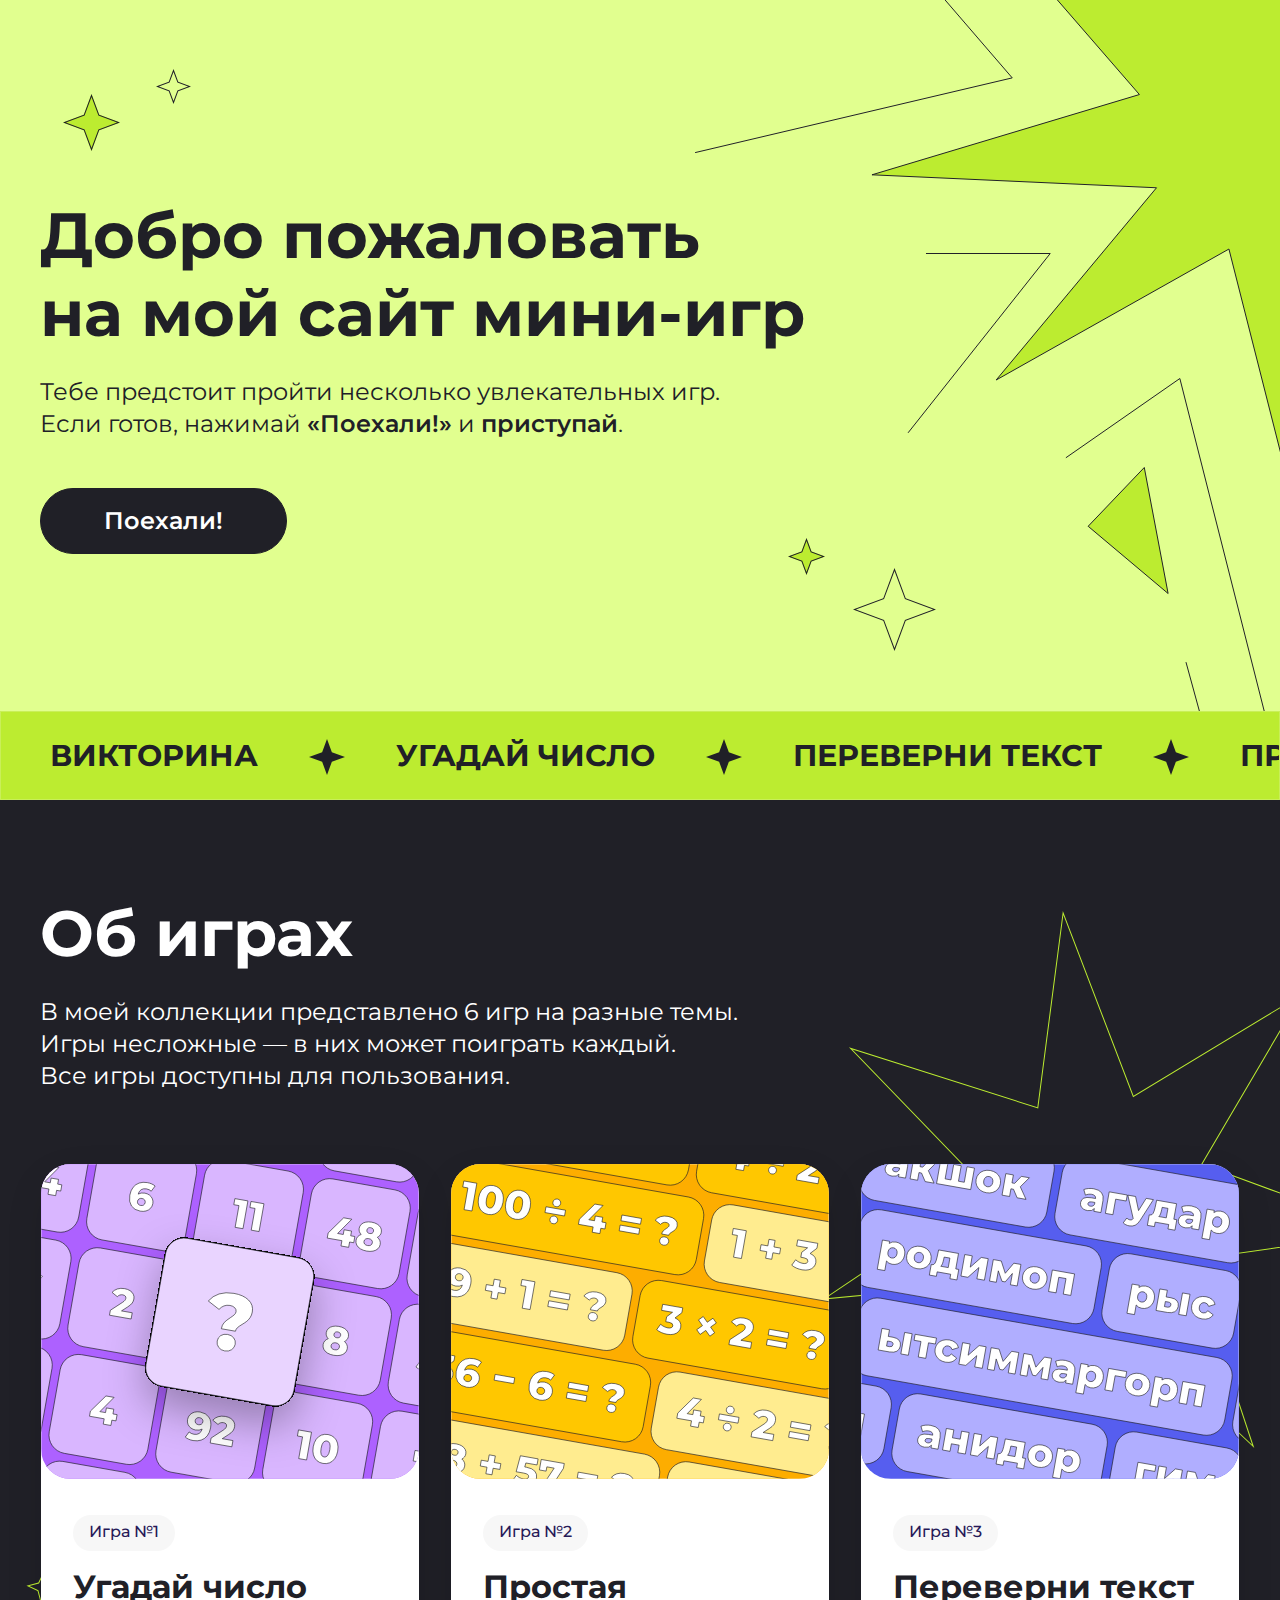
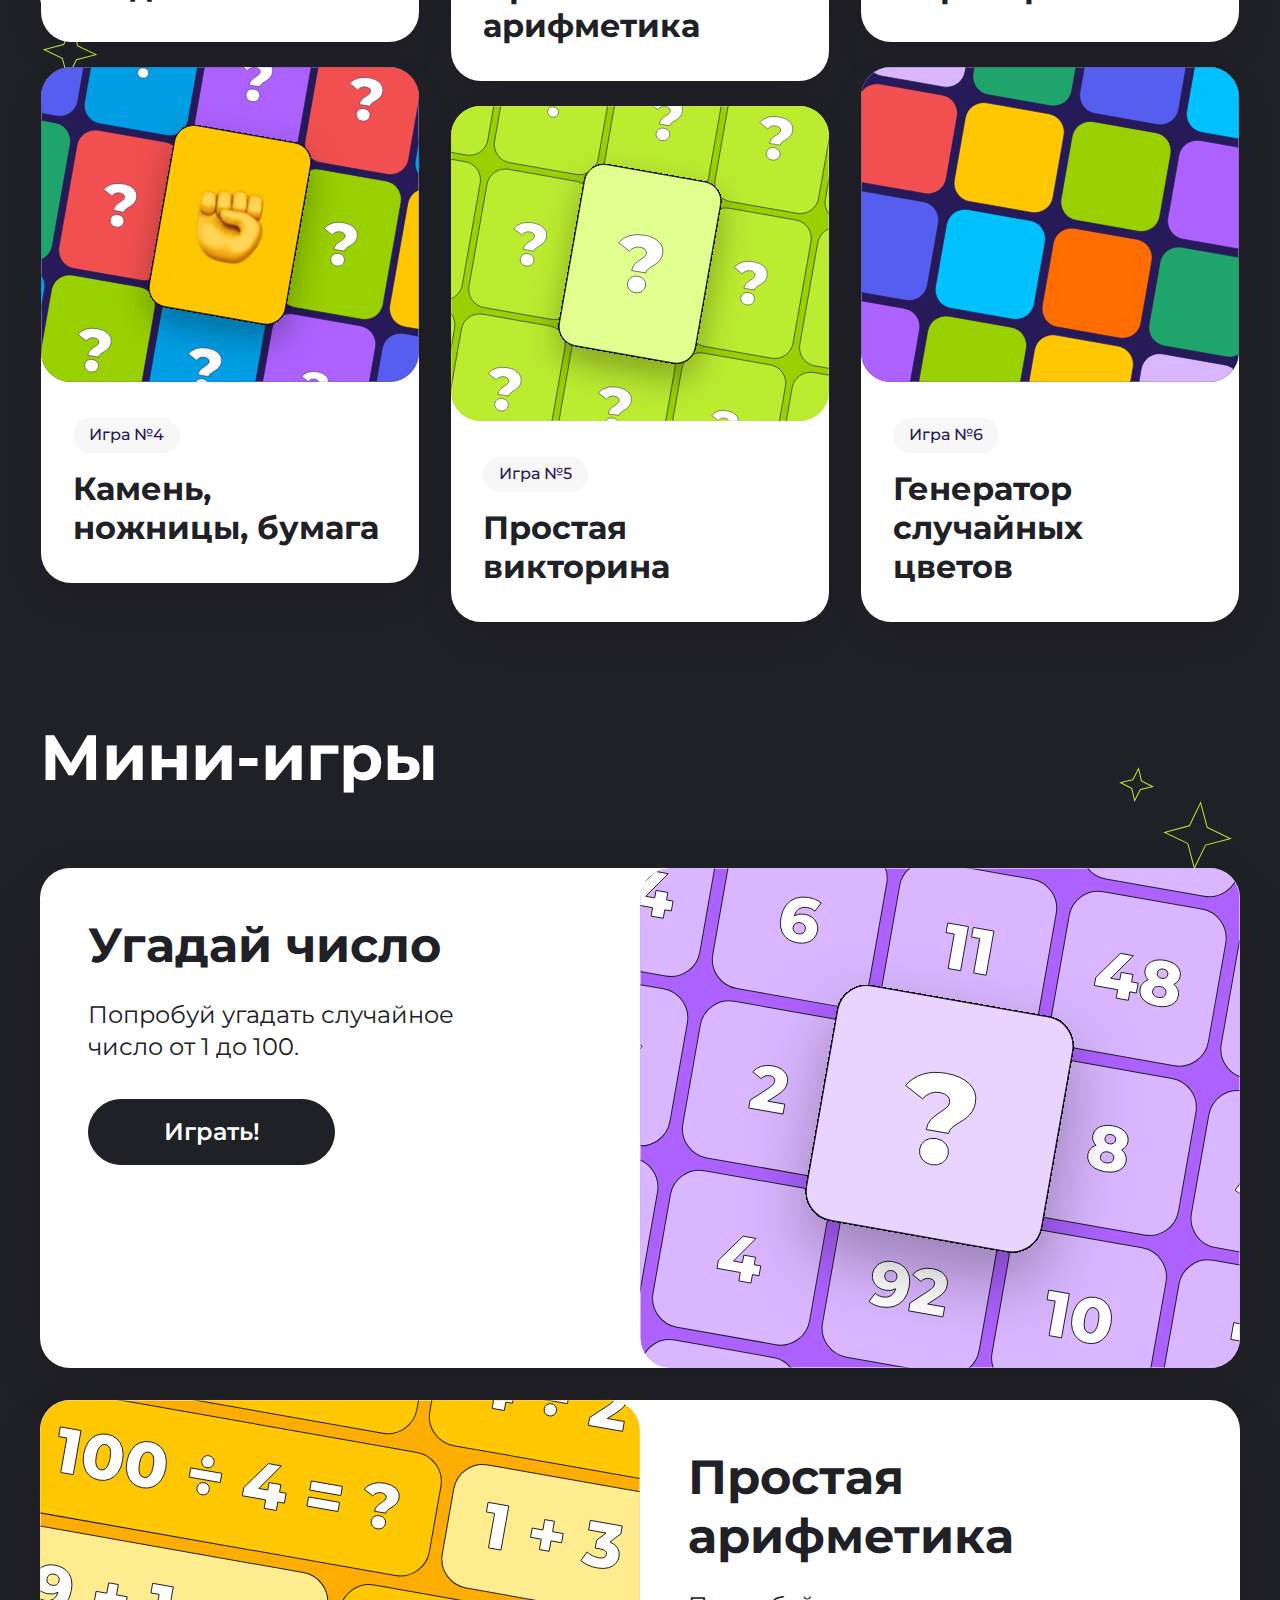
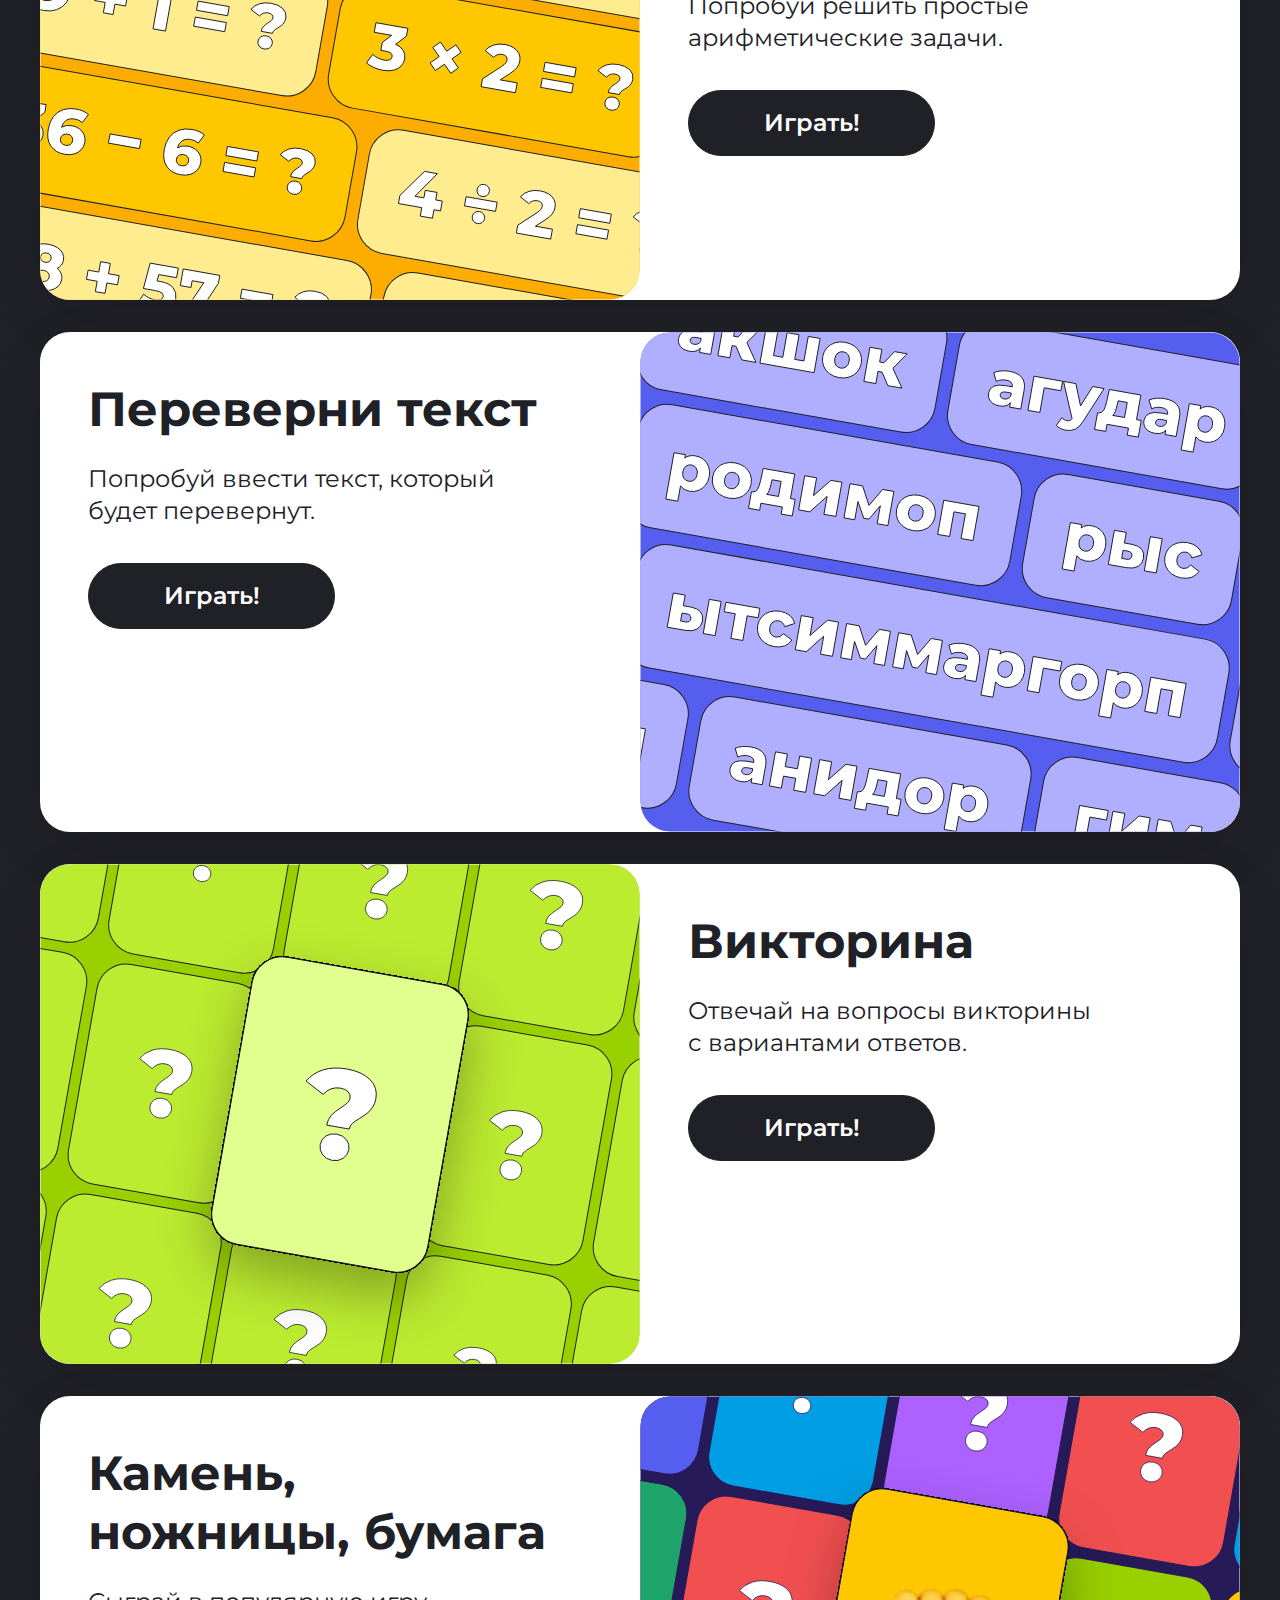
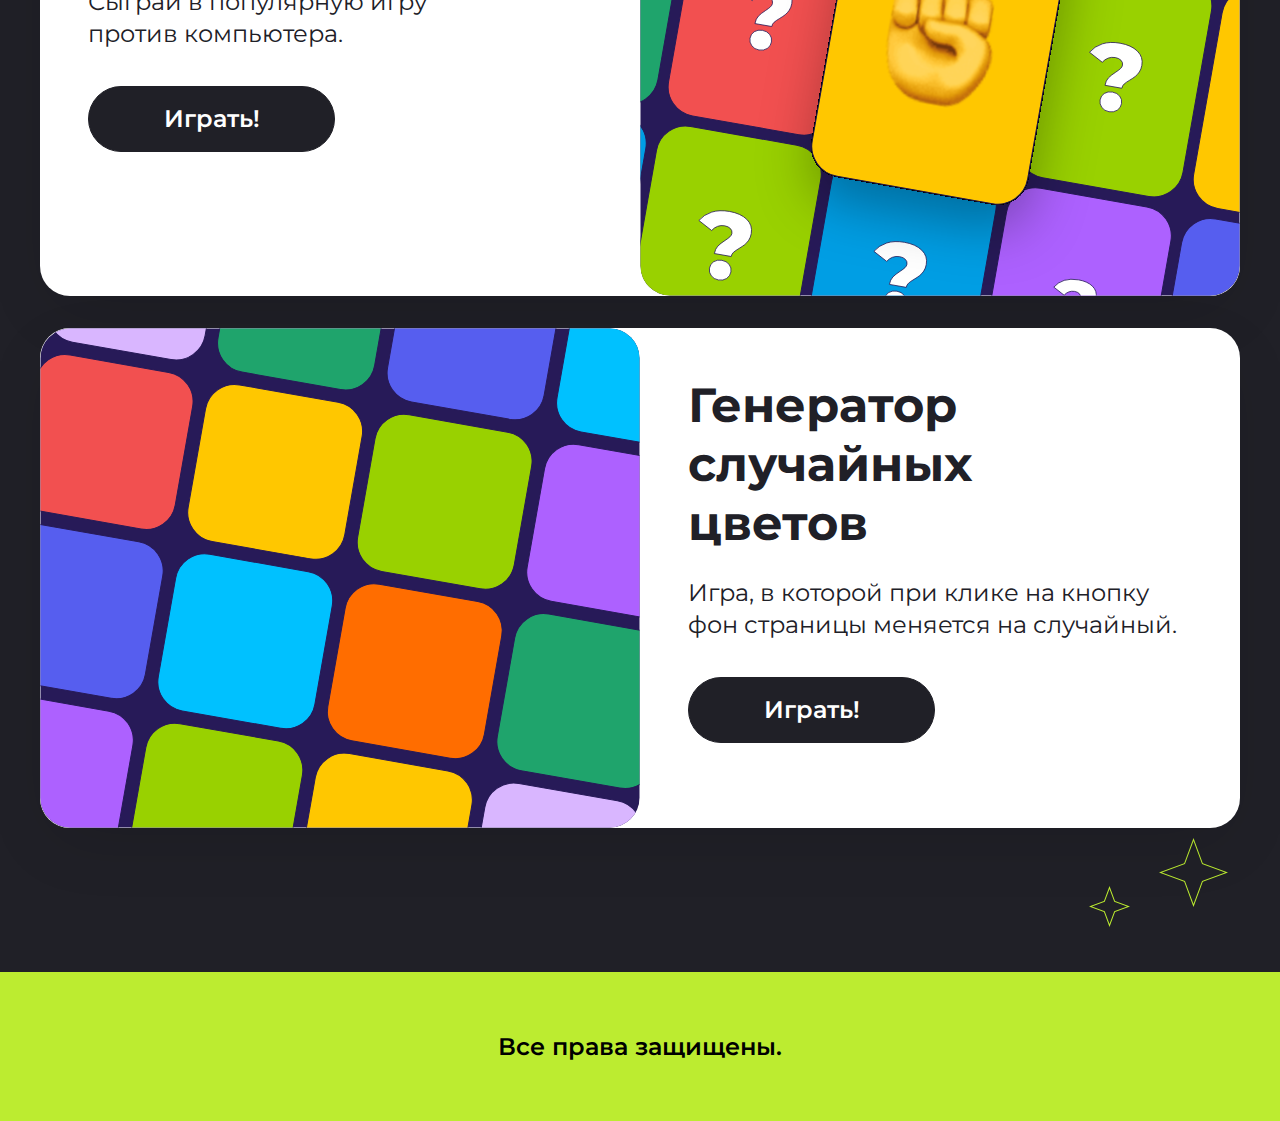
<file: index.html>
<!DOCTYPE html>
<html lang="ru">
<head>
  <meta charset="UTF-8">
  <meta name="viewport" content="width=device-width, initial-scale=1.0">
  <link rel="preconnect" href="https://fonts.googleapis.com">
  <link rel="preconnect" href="https://fonts.gstatic.com" crossorigin>
  <link href="https://fonts.googleapis.com/css2?family=Montserrat:wght@100..900&display=swap" rel="stylesheet">
  <link rel="stylesheet" href="./style.css">
  <title>Мини-игры</title>
</head>

<body>
  <section class="top center">
    <h1 class="top__title">Добро пожаловать на&nbsp;мой сайт мини-игр</h1>
    <p class="top__description">Тебе предстоит пройти несколько увлекательных игр. Если готов, нажимай <span>«Поехали!»</span> и <span>приступай</span>.</p>
    <a class="top__button" href="#about">Поехали!</a>
    <a class="top__button-mobile" href="#mini-games">Поехали!</a>
    <div class="top__container">
      <div class="top__animated">
        <a class="top__string" href="#quiz">Викторина</a>
        <a class="top__string" href="#guess-number">Угадай число</a>
        <a class="top__string" href="#text-turn">Переверни текст</a>
        <a class="top__string" href="#arithmetic">Простая арифметика</a>
        <a class="top__string" href="#rock-paper-scissors">Камень, ножницы, бумага</a>
        <a class="top__string" href="#colour-generator">Генератор случайных цветов</a>
        <a class="top__string" href="#quiz">Викторина</a>
        <a class="top__string" href="#guess-number">Угадай число</a>
        <a class="top__string" href="#text-turn">Переверни текст</a>
        <a class="top__string" href="#arithmetic">Простая арифметика</a>
        <a class="top__string" href="#rock-paper-scissors">Камень, ножницы, бумага</a>
        <a class="top__string" href="#colour-generator">Генератор случайных цветов</a>
      </div>
    </div>
  </section>
  
  <section class="about center" id="about">
    <h2 class="about__title">Об играх</h2>
    <p>В моей коллекции представлено 6 игр на разные темы. <br>Игры несложные — в них может поиграть каждый. <br>Все игры доступны для пользования.
    </p>
    <div class="about__content">
      <a class="card-mini" href="#guess-number">
        <img src="./img/content/game1.svg" alt="угадай число">
        <div class="card-mini__description">
          <p class="card-mini__number">Игра №1</p>
          <h3 class="card-mini__name">Угадай число</h3>
        </div>
      </a>
      
      <a class="card-mini" href="#arithmetic">
        <img src="./img/content/game2.svg" alt="простая арифметика">
        <div class="card-mini__description">
          <p class="card-mini__number">Игра №2</p>
          <h3 class="card-mini__name">Простая арифметика</h3>
        </div>
      </a>
      
      <a class="card-mini" href="#text-turn">
        <img src="./img/content/game3.svg" alt="переверни текст">
        <div class="card-mini__description">
          <p class="card-mini__number">Игра №3</p>
          <h3 class="card-mini__name">Переверни текст</h3>
        </div>
      </a>
      
      <a class="card-mini" href="#rock-paper-scissors">
        <div class="back">
          <img class="back" src="./img/content/game4.svg" alt="камень, ножницы, бумага">
          <img class="front" src="./img/content/game4-add.png" alt="камень">
        </div>
        <div class="card-mini__description">
          <p class="card-mini__number">Игра №4</p>
          <h3 class="card-mini__name">Камень, ножницы, бумага</h3>
        </div>
      </a>
      
      <a class="card-mini" href="#quiz">
        <img src="./img/content/game5.svg" alt="простая викторина">
        <div class="card-mini__description">
          <p class="card-mini__number">Игра №5</p>
          <h3 class="card-mini__name">Простая викторина</h3>
        </div>
      </a>
      
      <a class="card-mini" href="#colour-generator">
        <img src="./img/content/game6.svg" alt="генератор случайных цветов">
        <div class="card-mini__description">
          <p class="card-mini__number">Игра №6</p>
          <h3 class="card-mini__name">Генератор случайных цветов</h3>
        </div>
      </a>
    </div>
  </section>

  <section class="mini-games center" id="mini-games">
    <h2 class="about__title">Мини-игры</h2>
    <div class="mini-games__content">
      <article class="card" id="guess-number">
        <img src="./img/content/game1.svg" alt="угадай число">
        <div class="card__description">
          <h3 class="card__name">Угадай число</h3>
          <p class="card__text">Попробуй угадать случайное число&nbsp;от&nbsp;1&nbsp;до&nbsp;100.</p>
          <a class="card__button" href="./all-games/guess-number.html">Играть!</a>
        </div>
      </article>
      
      <article class="card" id="arithmetic">
        <img src="./img/content/game2.svg" alt="простая арифметика">
        <div class="card__description">
          <h3 class="card__name">Простая арифметика</h3>
          <p class="card__text">Попробуй решить простые арифметические задачи.</p>
          <a class="card__button" href="./all-games/arithmetic.html">Играть!</a>
        </div>
      </article>
      
      <article class="card" id="text-turn">
        <img src="./img/content/game3.svg" alt="переверни текст">
        <div class="card__description">
          <h3 class="card__name">Переверни текст</h3>
          <p class="card__text">Попробуй ввести текст, который будет&nbsp;перевернут.</p>
          <a class="card__button" href="./all-games/text-turn.html">Играть!</a>
        </div>
      </article>
   
      <article class="card" id="quiz">
        <img src="./img/content/game5.svg" alt="простая викторина">
        <div class="card__description">
          <h3 class="card__name">Викторина</h3>
          <p class="card__text">Отвечай на вопросы викторины с&nbsp;вариантами ответов.</p>
          <a class="card__button" href="./all-games/quiz.html">Играть!</a>
        </div>
      </article>
      
      <article class="card" id="rock-paper-scissors">
        <div class="back">
          <img src="./img/content/game4.svg" alt="камень, ножницы, бумага">
          <img class="front" src="./img/content/game4-add.png" alt="камень">
        </div>
        <div class="card__description">
          <h3 class="card__name">Камень, ножницы, бумага</h3>
          <p class="card__text">Сыграй в популярную игру против&nbsp;компьютера.</p>
          <a class="card__button" href="./all-games/rock-paper-scissors.html">Играть!</a>
        </div>
      </article>
      
      <article class="card" id="colour-generator">
        <img src="./img/content/game6.svg" alt="генератор случайных цветов">
        <div class="card__description">
          <h3 class="card__name">Генератор случайных цветов</h3>
          <p class="card__text">Игра, в которой при клике на кнопку фон страницы меняется на случайный.</p>
          <a class="card__button" href="./all-games/colour-generator.html">Играть!</a>
        </div>
      </article>
    </div>
  </section>

  <footer class="footer center">
    <h2 class="footer__title">Все права защищены.</h2>
  </footer>

  <!-- <script src="./js-homeworks/hw-2.js"></script> -->
  <!-- <script src="./js-homeworks/hw-3.js"></script> -->
  <!-- <script src="./js-homeworks/hw-4.js"></script> -->
  <!-- <script src="./js-homeworks/hw-5.js"></script> -->
  <!-- <script src="./js-homeworks/hw-6.js"></script> -->
  <!-- <script src="./js-homeworks/hw-7.js"></script> -->
  <!-- <script src="./js-homeworks/hw-8.js"></script> -->
  
</body>
</html>
</file>
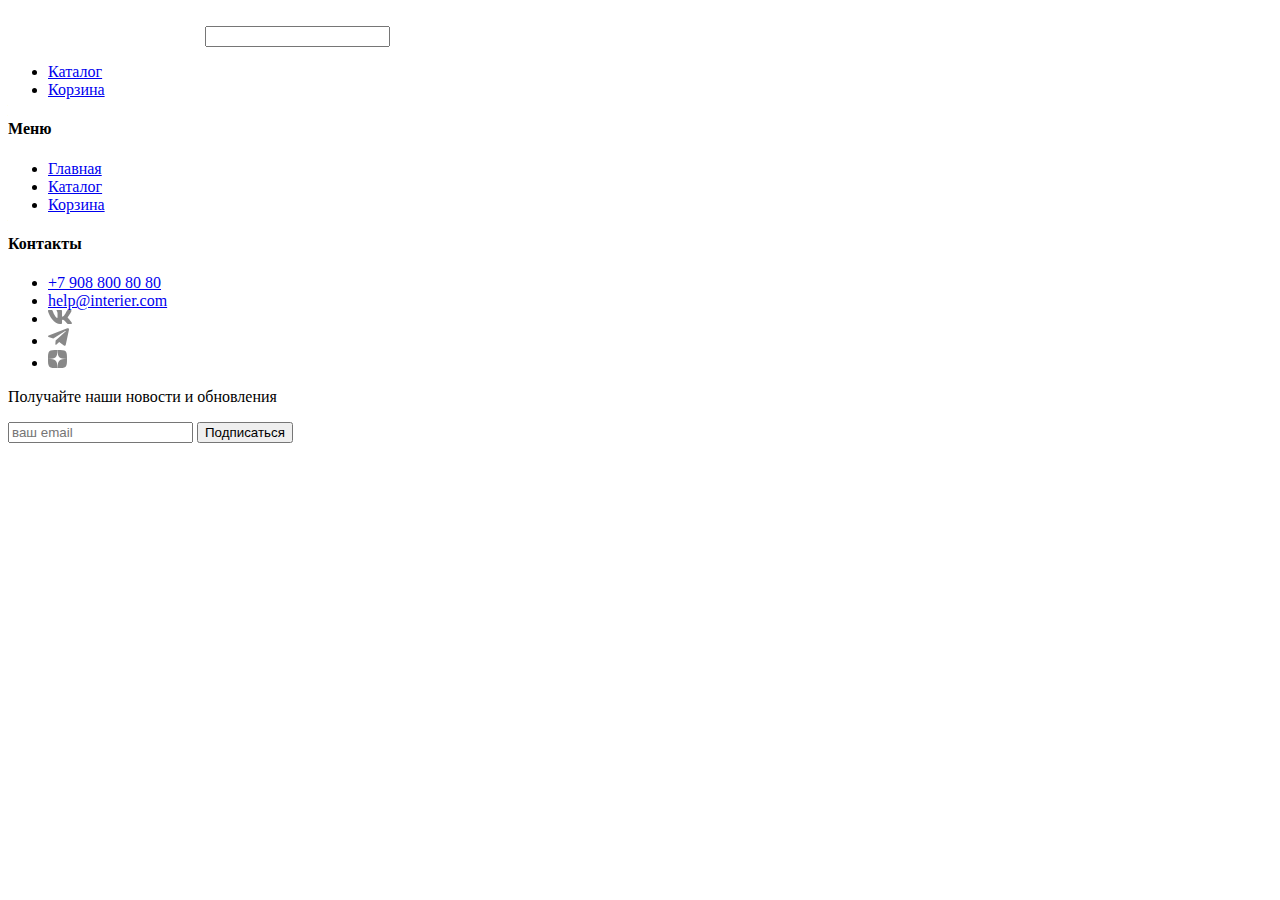
<file: cart.html>
<!DOCTYPE html>
<html lang="ru">
<head>
  <meta charset="UTF-8">
  <meta name="viewport" content="width=device-width, initial-scale=1.0">
  <title>Корзина</title>
</head>

<body>
  <header>
    <a href="index.html"><img src="images/logo.svg" alt="Логотип компании"></a>
    <input type="text">
    <nav>
      <ul>
        <li><a href="catalog.html">Каталог</a></li>
        <li><a href="cart.html">Корзина</a></li>
      </ul>
    </nav>
  </header>
  
  <footer>
    <h4>Меню</h4>
    <nav>
      <ul>
        <li><a href="index.html">Главная</a></li>
        <li><a href="catalog.html">Каталог</a></li>
        <li><a href="cart.html">Корзина</a></li>
      </ul>
    </nav>
    <h4>Контакты</h4>
    <ul>
      <li><a href="tel:+7 908 800 80 80">+7 908 800 80 80</a></li>
      <li><a href="mailto:help@interier.com">help@interier.com</a></li>
      <li><a href="https://www.vk.com"><img src="images/vk.svg" alt="Ссылка на ВК"></a></li>
      <li><a href="https://web.telegram.org"><img src="images/telegram.svg" alt="Ссфлка на наш телеграм"></a></li>
      <li><a href="https://www.dzen.ru"><img src="images/dzen.svg" alt="Ссылка на Дзен"></a></li>
    </ul>
    <form action="">
      <p>Получайте наши новости и обновления</p>
      <input type="email" name="email" id="" placeholder="ваш email">
      <button type="submit">Подписаться</button>
    </form>
  </footer>
</body>

</html>
</file>
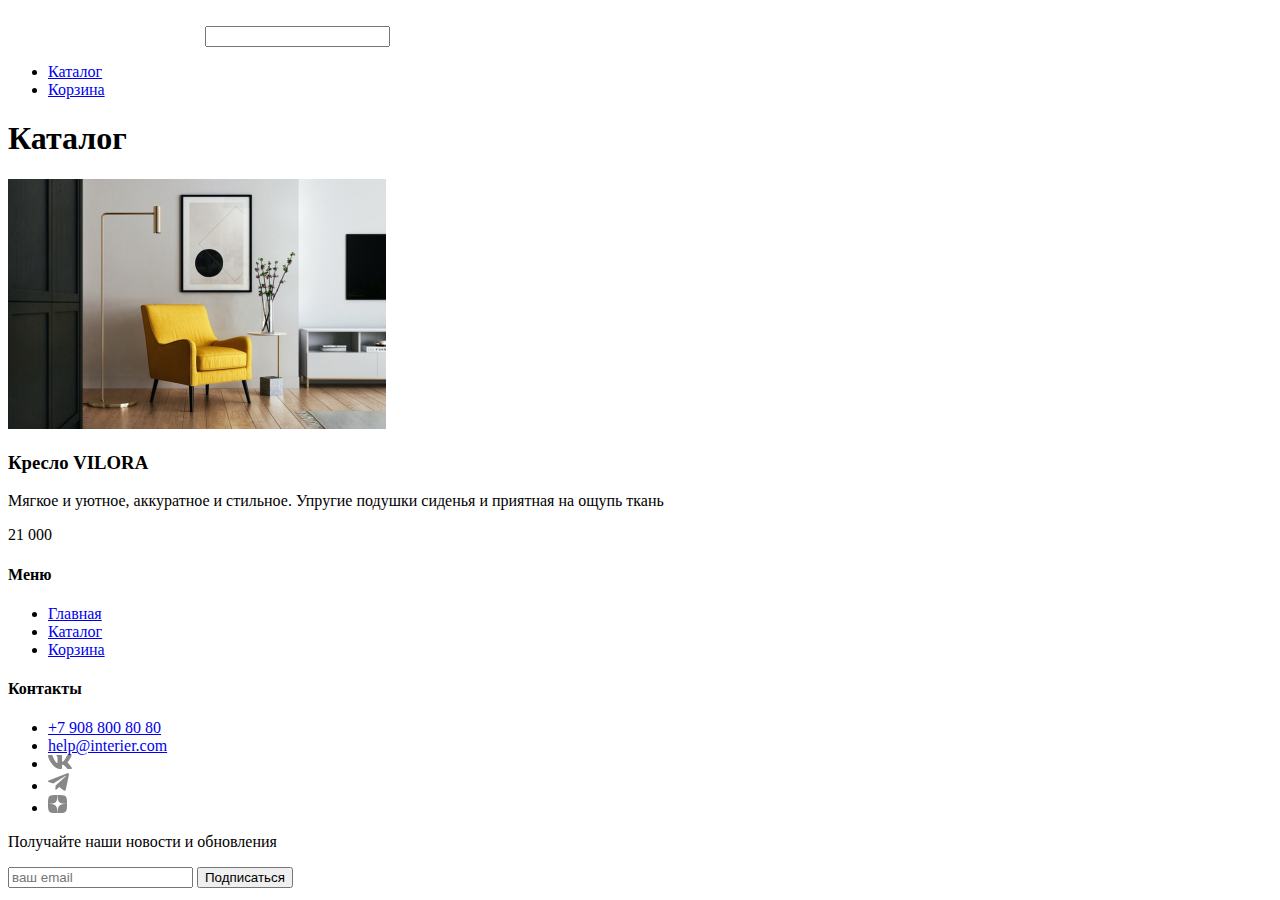
<file: catalog.html>
<!DOCTYPE html>
<html lang="ru">
<head>
  <meta charset="UTF-8">
  <meta name="viewport" content="width=device-width, initial-scale=1.0">
  <title>Каталог магазина</title>
</head>

<body>
  <header>
    <a href="index.html"><img src="images/logo.svg" alt="Логотип компании"></a>
    <input type="text">
    <nav>
      <ul>
        <li><a href="catalog.html">Каталог</a></li>
        <li><a href="cart.html">Корзина</a></li>
      </ul>
    </nav>
  </header>

  <section>
    <h1>Каталог</h1>
    <article>
      <img src="images/product1.jpg" alt="Кресло">
      <h3>Кресло VILORA</h3>
      <p>Мягкое и уютное, аккуратное и стильное. Упругие подушки сиденья и приятная на ощупь ткань</p>
      <p>21 000</p>
    </article>
  </section>

  <footer>
    <h4>Меню</h4>
    <nav>
      <ul>
        <li><a href="index.html">Главная</a></li>
        <li><a href="catalog.html">Каталог</a></li>
        <li><a href="cart.html">Корзина</a></li>
      </ul>
    </nav>
    <h4>Контакты</h4>
    <ul>
      <li><a href="tel:+7 908 800 80 80">+7 908 800 80 80</a></li>
      <li><a href="mailto:help@interier.com">help@interier.com</a></li>
      <li><a href="https://www.vk.com"><img src="images/vk.svg" alt="Ссылка на ВК"></a></li>
      <li><a href="https://web.telegram.org"><img src="images/telegram.svg" alt="Ссфлка на наш телеграм"></a></li>
      <li><a href="https://www.dzen.ru"><img src="images/dzen.svg" alt="Ссылка на Дзен"></a></li>
    </ul>
    <form action="">
      <p>Получайте наши новости и обновления</p>
      <input type="email" name="email" id="" placeholder="ваш email">
      <button type="submit">Подписаться</button>
    </form>
  </footer>
</body>

</html>
</file>
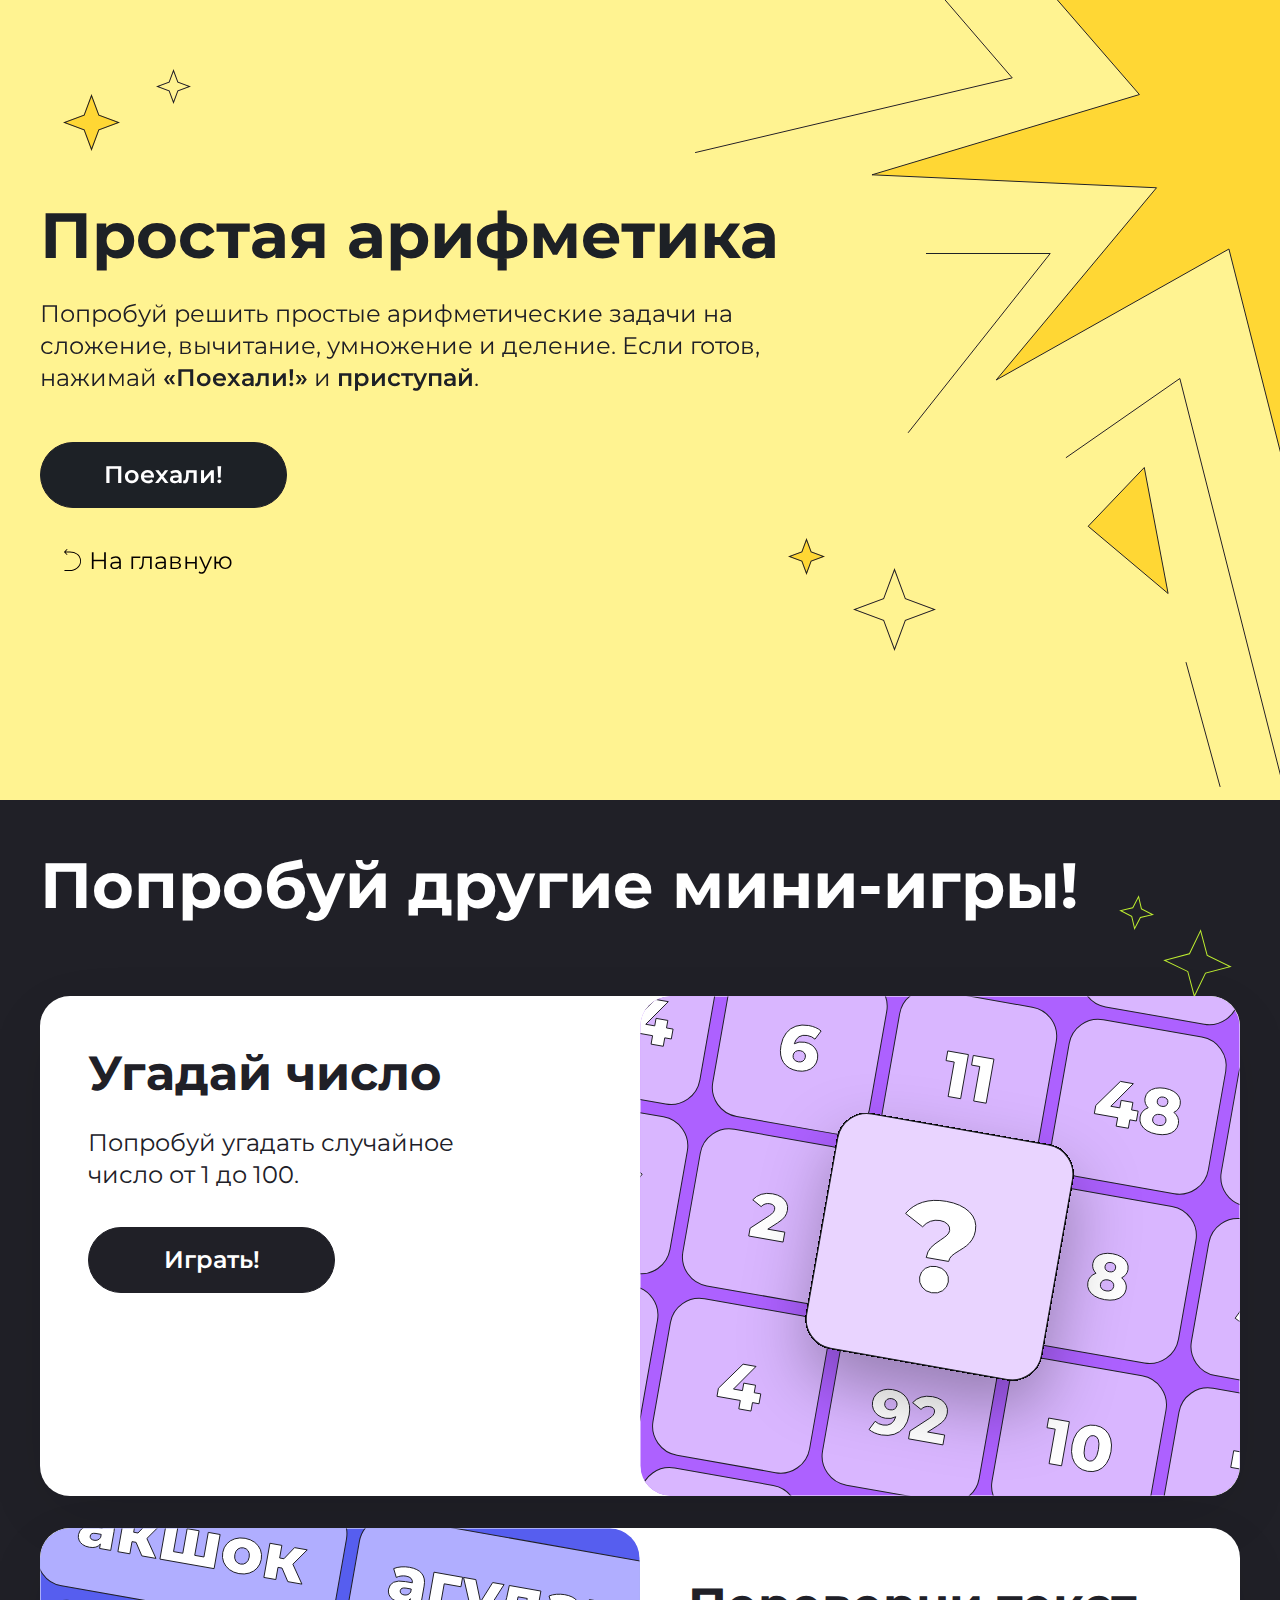
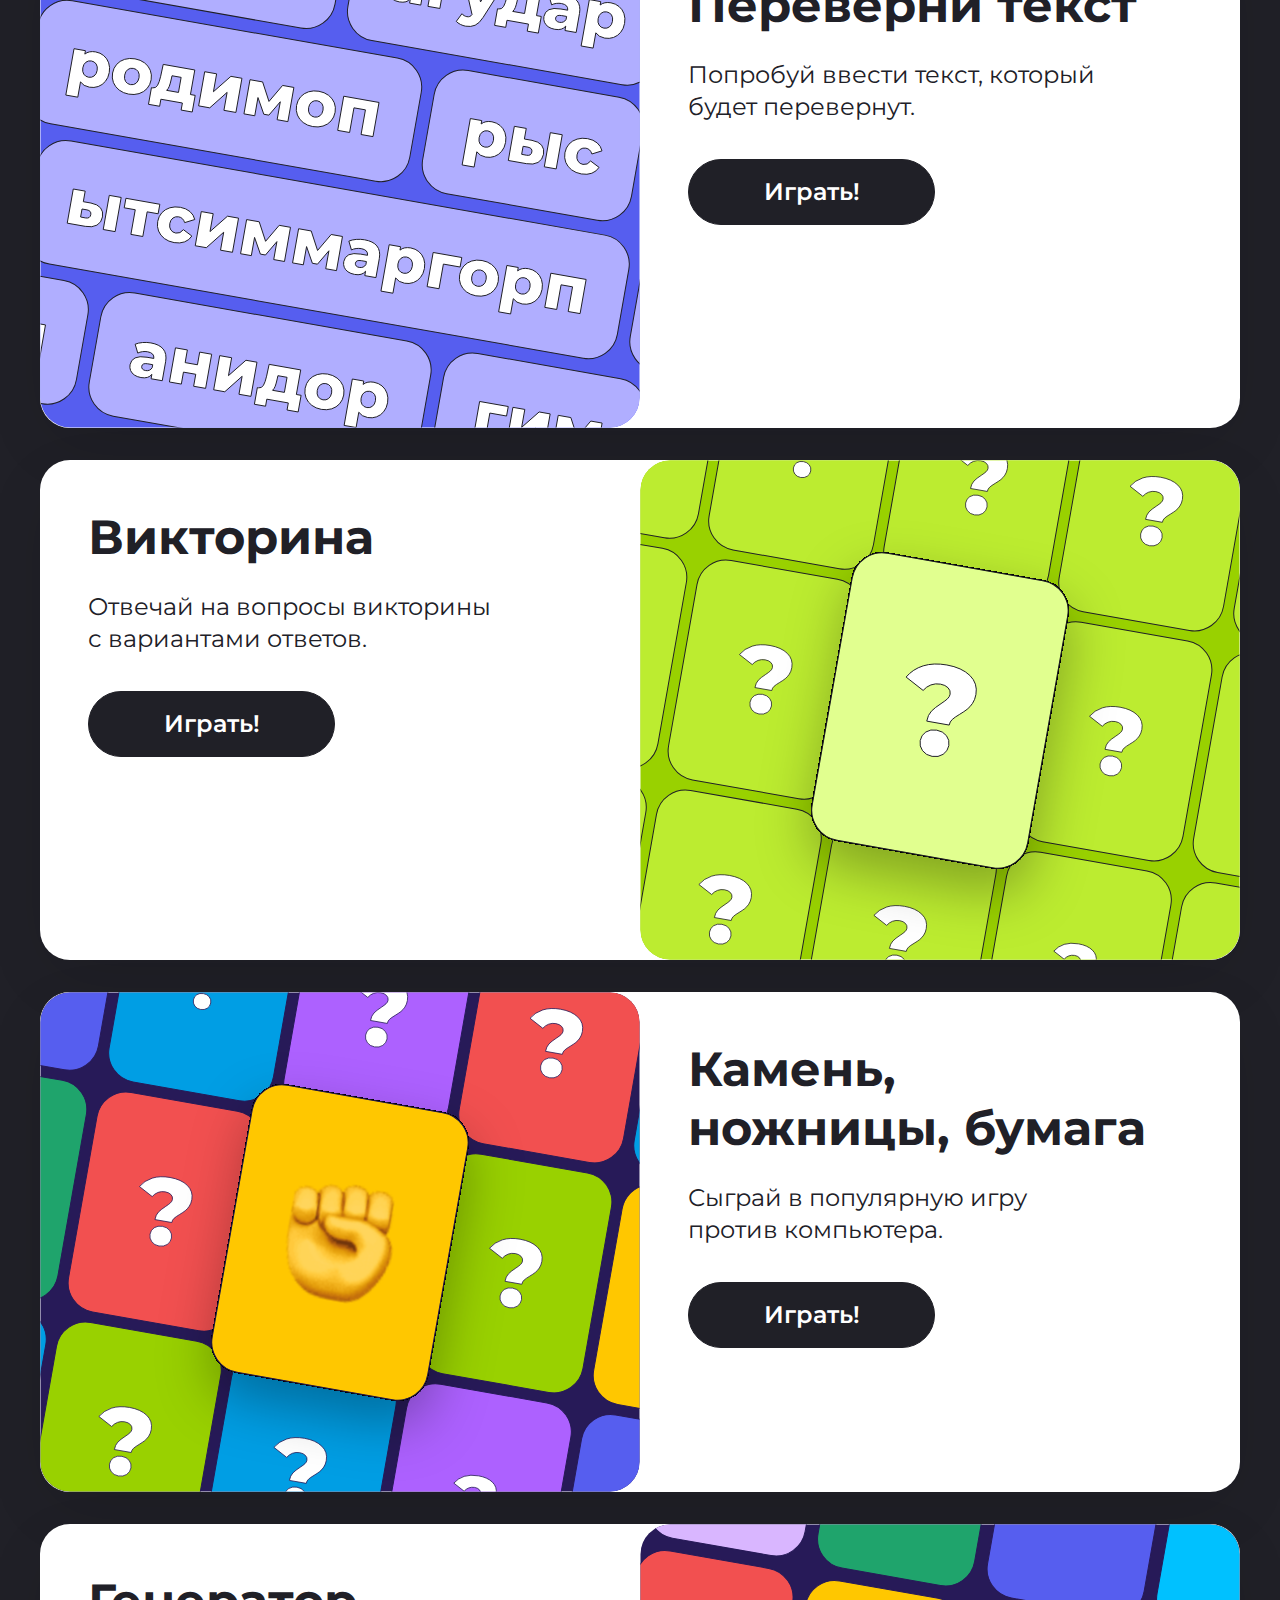
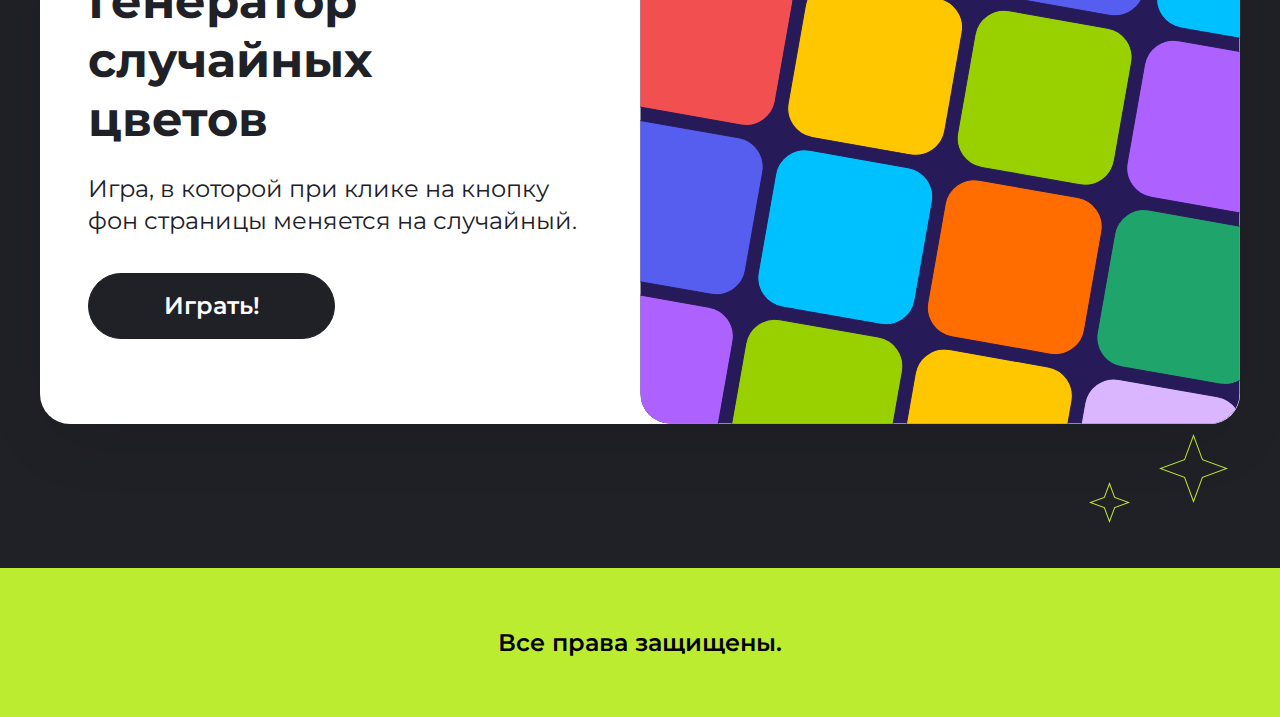
<file: all-games/arithmetic.html>
<!DOCTYPE html>
<html lang="ru">
<head>
  <meta charset="UTF-8">
  <meta name="viewport" content="width=device-width, initial-scale=1.0">
  <link rel="preconnect" href="https://fonts.googleapis.com">
  <link rel="preconnect" href="https://fonts.gstatic.com" crossorigin>
  <link href="https://fonts.googleapis.com/css2?family=Montserrat:wght@100..900&display=swap" rel="stylesheet">
  <link rel="stylesheet" href="../style.css">
  <title>Простая арифметика</title>
</head>

<body>
  <section class=" top game2 center">
    <h1 class="top__title">Простая арифметика</h1>
    <p class="top__description">Попробуй решить простые арифметические задачи на сложение, вычитание, умножение и деление. Если готов, нажимай <span>«Поехали!»</span> и <span>приступай</span>.</p>
    <button class="top__button" onclick="arithmeticGame()">Поехали!</button>
    <button class="top__button-mobile" onclick="arithmeticGame()">Поехали!</button>
    <a class="tohomepage" href="../index.html"><img src="../img/decoration/arrow.svg" alt="Стрелка">На главную</a>
  </section>

  <section class="mini-games center" id="mini-games">
    <h2 class="about__title">Попробуй другие мини-игры!</h2>
    <div class="mini-games__content">
      
      <article class="card" id="guess-number">
        <img src="../img/content/game1.svg" alt="угадай число">
        <div class="card__description">
          <h3 class="card__name">Угадай число</h3>
          <p class="card__text">Попробуй угадать случайное число&nbsp;от&nbsp;1&nbsp;до&nbsp;100.</p>
          <a class="card__button" href="./guess-number.html">Играть!</a>
        </div>
      </article>
      
      <article class="card" id="text-turn">
        <img src="../img/content/game3.svg" alt="переверни текст">
        <div class="card__description">
          <h3 class="card__name">Переверни текст</h3>
          <p class="card__text">Попробуй ввести текст, который будет&nbsp;перевернут.</p>
          <a class="card__button" href="./text-turn.html">Играть!</a>
        </div>
      </article>
   
      <article class="card" id="quiz">
        <img src="../img/content/game5.svg" alt="простая викторина">
        <div class="card__description">
          <h3 class="card__name">Викторина</h3>
          <p class="card__text">Отвечай на вопросы викторины с&nbsp;вариантами ответов.</p>
          <a class="card__button" href="./quiz.html">Играть!</a>
        </div>
      </article>
      
      <article class="card" id="rock-paper-scissors">
        <div class="back">
          <img src="../img/content/game4.svg" alt="камень, ножницы, бумага">
          <img class="front" src="../img/content/game4-add.png" alt="камень">
        </div>
        <div class="card__description">
          <h3 class="card__name">Камень, ножницы, бумага</h3>
          <p class="card__text">Сыграй в популярную игру против&nbsp;компьютера.</p>
          <a class="card__button" href="./rock-paper-scissors.html">Играть!</a>
        </div>
      </article>
      
      <article class="card" id="colour-generator">
        <img src="../img/content/game6.svg" alt="генератор случайных цветов">
        <div class="card__description">
          <h3 class="card__name">Генератор случайных цветов</h3>
          <p class="card__text">Игра, в которой при клике на кнопку фон страницы меняется на случайный.</p>
          <a class="card__button" href="./colour-generator.html">Играть!</a>
        </div>
      </article>
    </div>
  </section>

  <footer class="footer center">
    <h2 class="footer__title">Все права защищены.</h2>
  </footer>

  <script src="../games.js"></script>
  
</body>
</html>
</file>
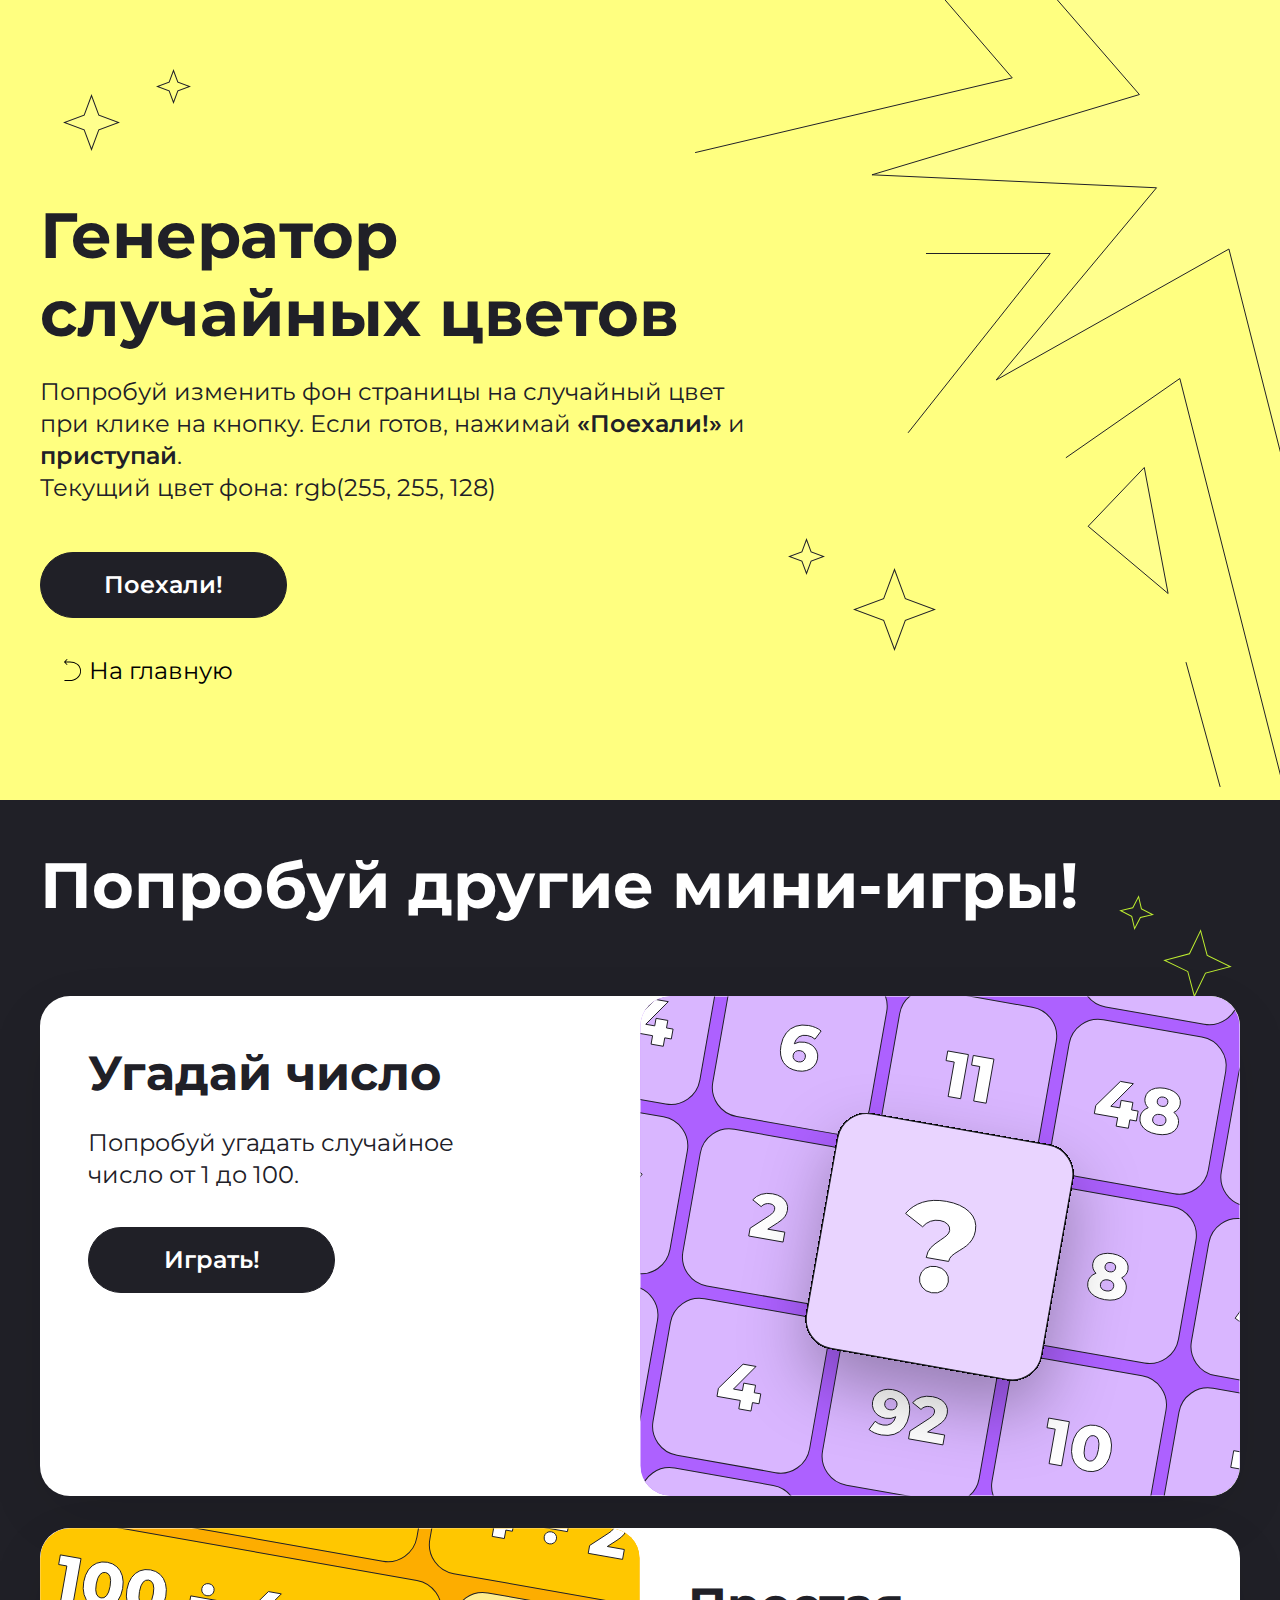
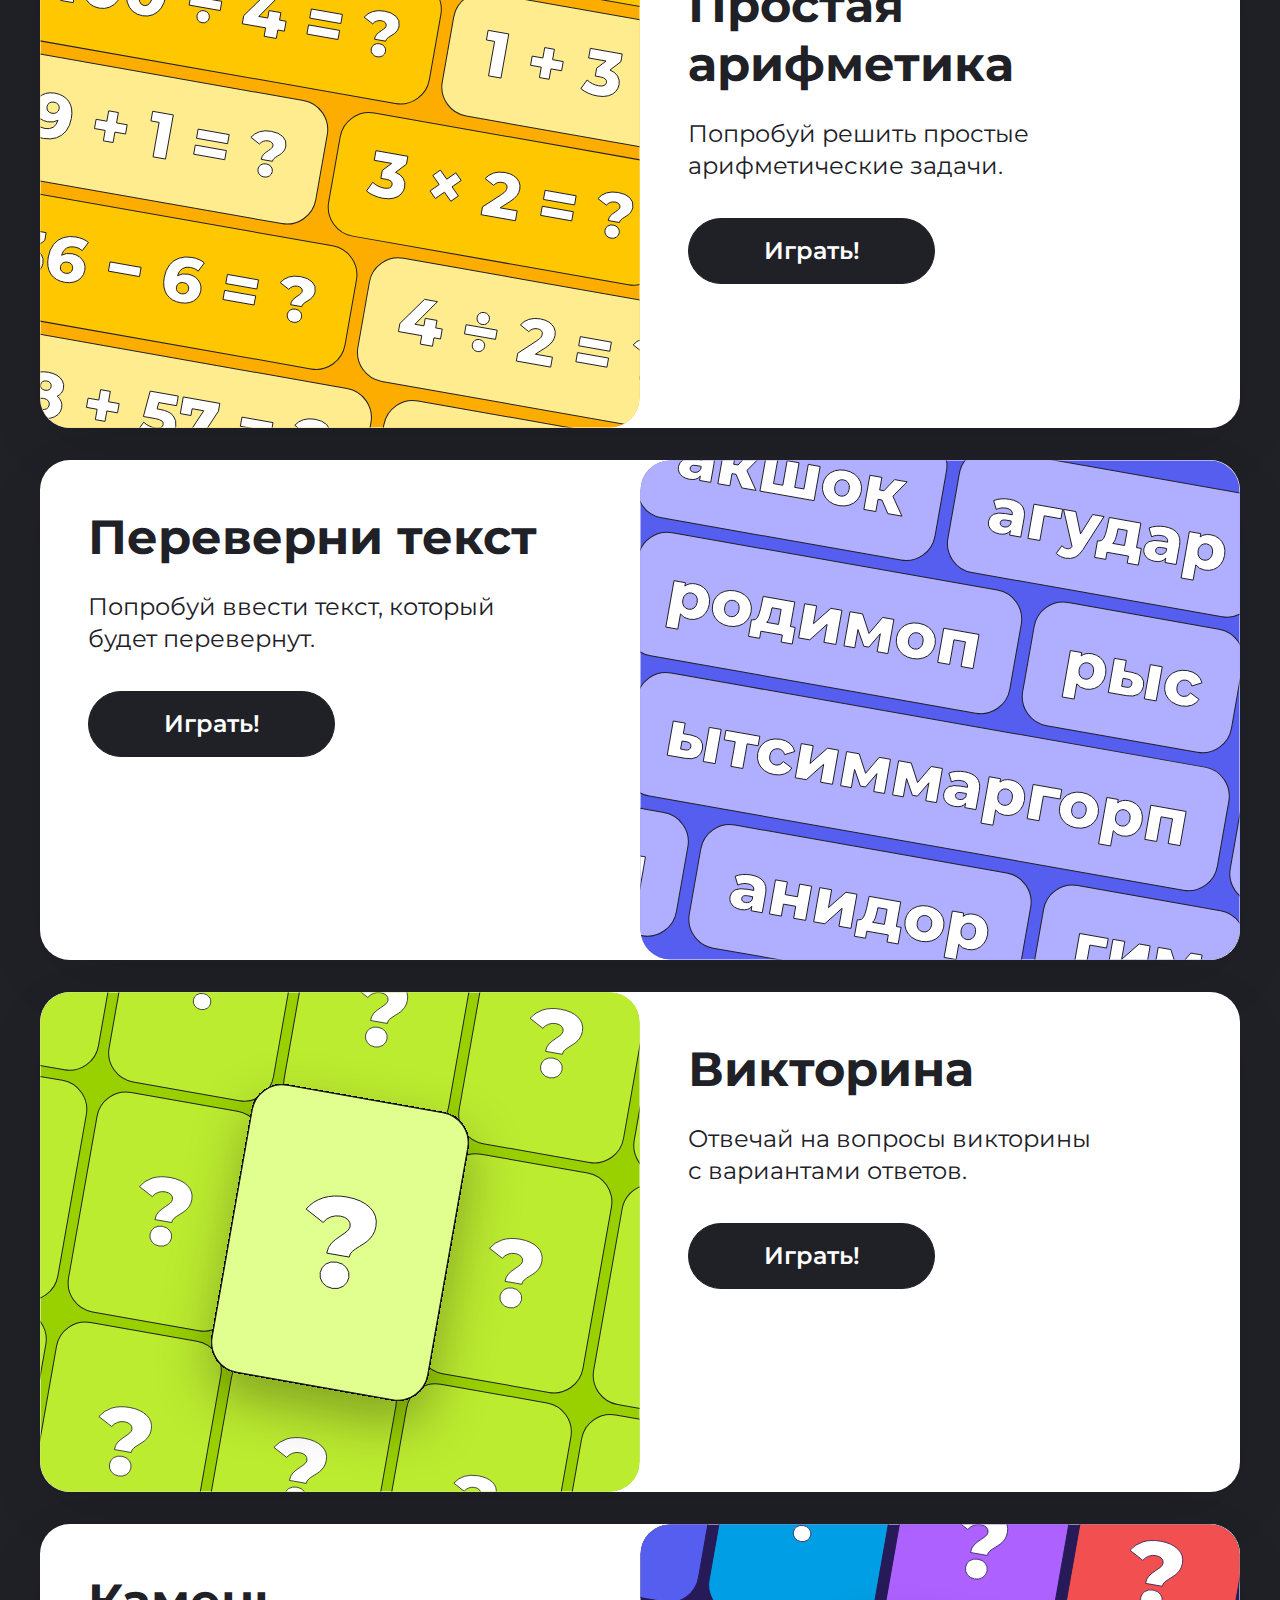
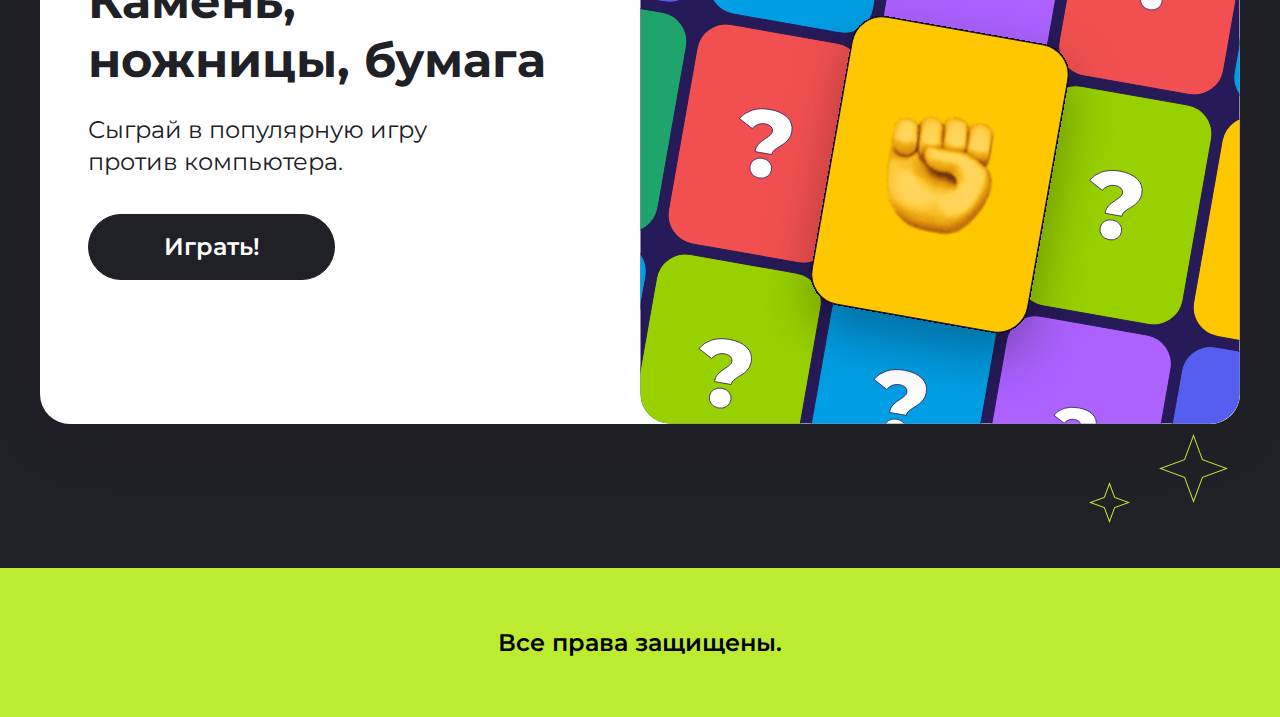
<file: all-games/colour-generator.html>
<!DOCTYPE html>
<html lang="ru">
<head>
  <meta charset="UTF-8">
  <meta name="viewport" content="width=device-width, initial-scale=1.0">
  <link rel="preconnect" href="https://fonts.googleapis.com">
  <link rel="preconnect" href="https://fonts.gstatic.com" crossorigin>
  <link href="https://fonts.googleapis.com/css2?family=Montserrat:wght@100..900&display=swap" rel="stylesheet">
  <link rel="stylesheet" href="../style.css">
  <title>Генератор случайных цветов</title>
</head>

<body>
  <section class=" top game6 center">
    <h1 class="top__title">Генератор случайных цветов</h1>
    <p class="top__description">Попробуй изменить фон страницы на случайный цвет при клике на кнопку. Если готов, нажимай <span>«Поехали!»</span> и <span>приступай</span>. <br><span id="colorGenerator">Текущий цвет фона: rgb(255, 255, 128)</span></p>
    <button class="top__button" onclick="randomColorGeneratorGame()">Поехали!</button>
    <button class="top__button-mobile" onclick="randomColorGeneratorGame()">Поехали!</button>
    <a class="tohomepage" href="../index.html"><img src="../img/decoration/arrow.svg" alt="Стрелка">На главную</a>
  </section>

  <section class="mini-games center" id="mini-games">
    <h2 class="about__title">Попробуй другие мини-игры!</h2>
    <div class="mini-games__content">
      
      <article class="card" id="guess-number">
        <img src="../img/content/game1.svg" alt="угадай число">
        <div class="card__description">
          <h3 class="card__name">Угадай число</h3>
          <p class="card__text">Попробуй угадать случайное число&nbsp;от&nbsp;1&nbsp;до&nbsp;100.</p>
          <a class="card__button" href="./guess-number.html">Играть!</a>
        </div>
      </article>

      <article class="card" id="arithmetic">
        <img src="../img/content/game2.svg" alt="простая арифметика">
        <div class="card__description">
          <h3 class="card__name">Простая арифметика</h3>
          <p class="card__text">Попробуй решить простые арифметические задачи.</p>
          <a class="card__button" href="./arithmetic.html">Играть!</a>
        </div>
      </article>
      
      <article class="card" id="text-turn">
        <img src="../img/content/game3.svg" alt="переверни текст">
        <div class="card__description">
          <h3 class="card__name">Переверни текст</h3>
          <p class="card__text">Попробуй ввести текст, который будет&nbsp;перевернут.</p>
          <a class="card__button" href="./text-turn.html">Играть!</a>
        </div>
      </article>
   
      <article class="card" id="quiz">
        <img src="../img/content/game5.svg" alt="простая викторина">
        <div class="card__description">
          <h3 class="card__name">Викторина</h3>
          <p class="card__text">Отвечай на вопросы викторины с&nbsp;вариантами ответов.</p>
          <a class="card__button" href="./quiz.html">Играть!</a>
        </div>
      </article>
      
      <article class="card" id="rock-paper-scissors">
        <div class="back">
          <img src="../img/content/game4.svg" alt="камень, ножницы, бумага">
          <img class="front" src="../img/content/game4-add.png" alt="камень">
        </div>
        <div class="card__description">
          <h3 class="card__name">Камень, ножницы, бумага</h3>
          <p class="card__text">Сыграй в популярную игру против&nbsp;компьютера.</p>
          <a class="card__button" href="./rock-paper-scissors.html">Играть!</a>
        </div>
      </article>
    </div>
  </section>

  <footer class="footer center">
    <h2 class="footer__title">Все права защищены.</h2>
  </footer>

  <script src="../games.js"></script>
  
</body>
</html>
</file>
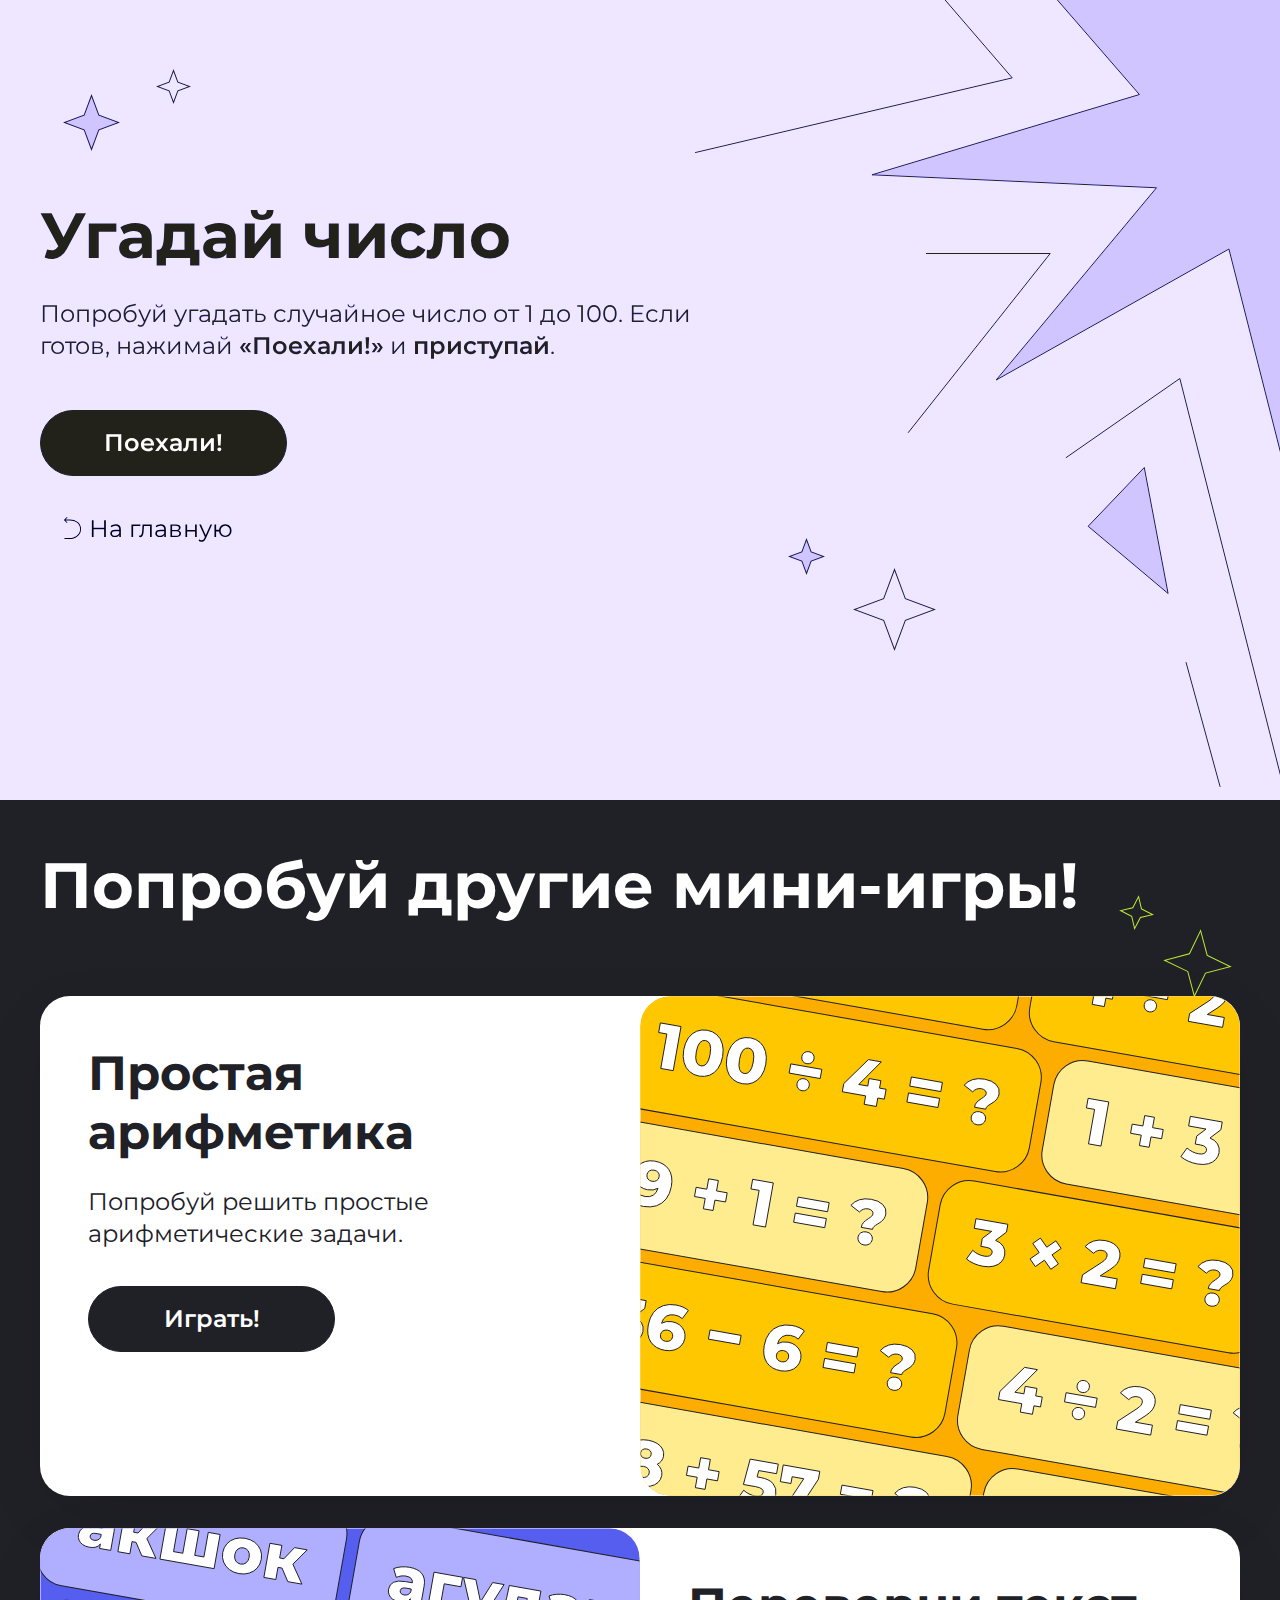
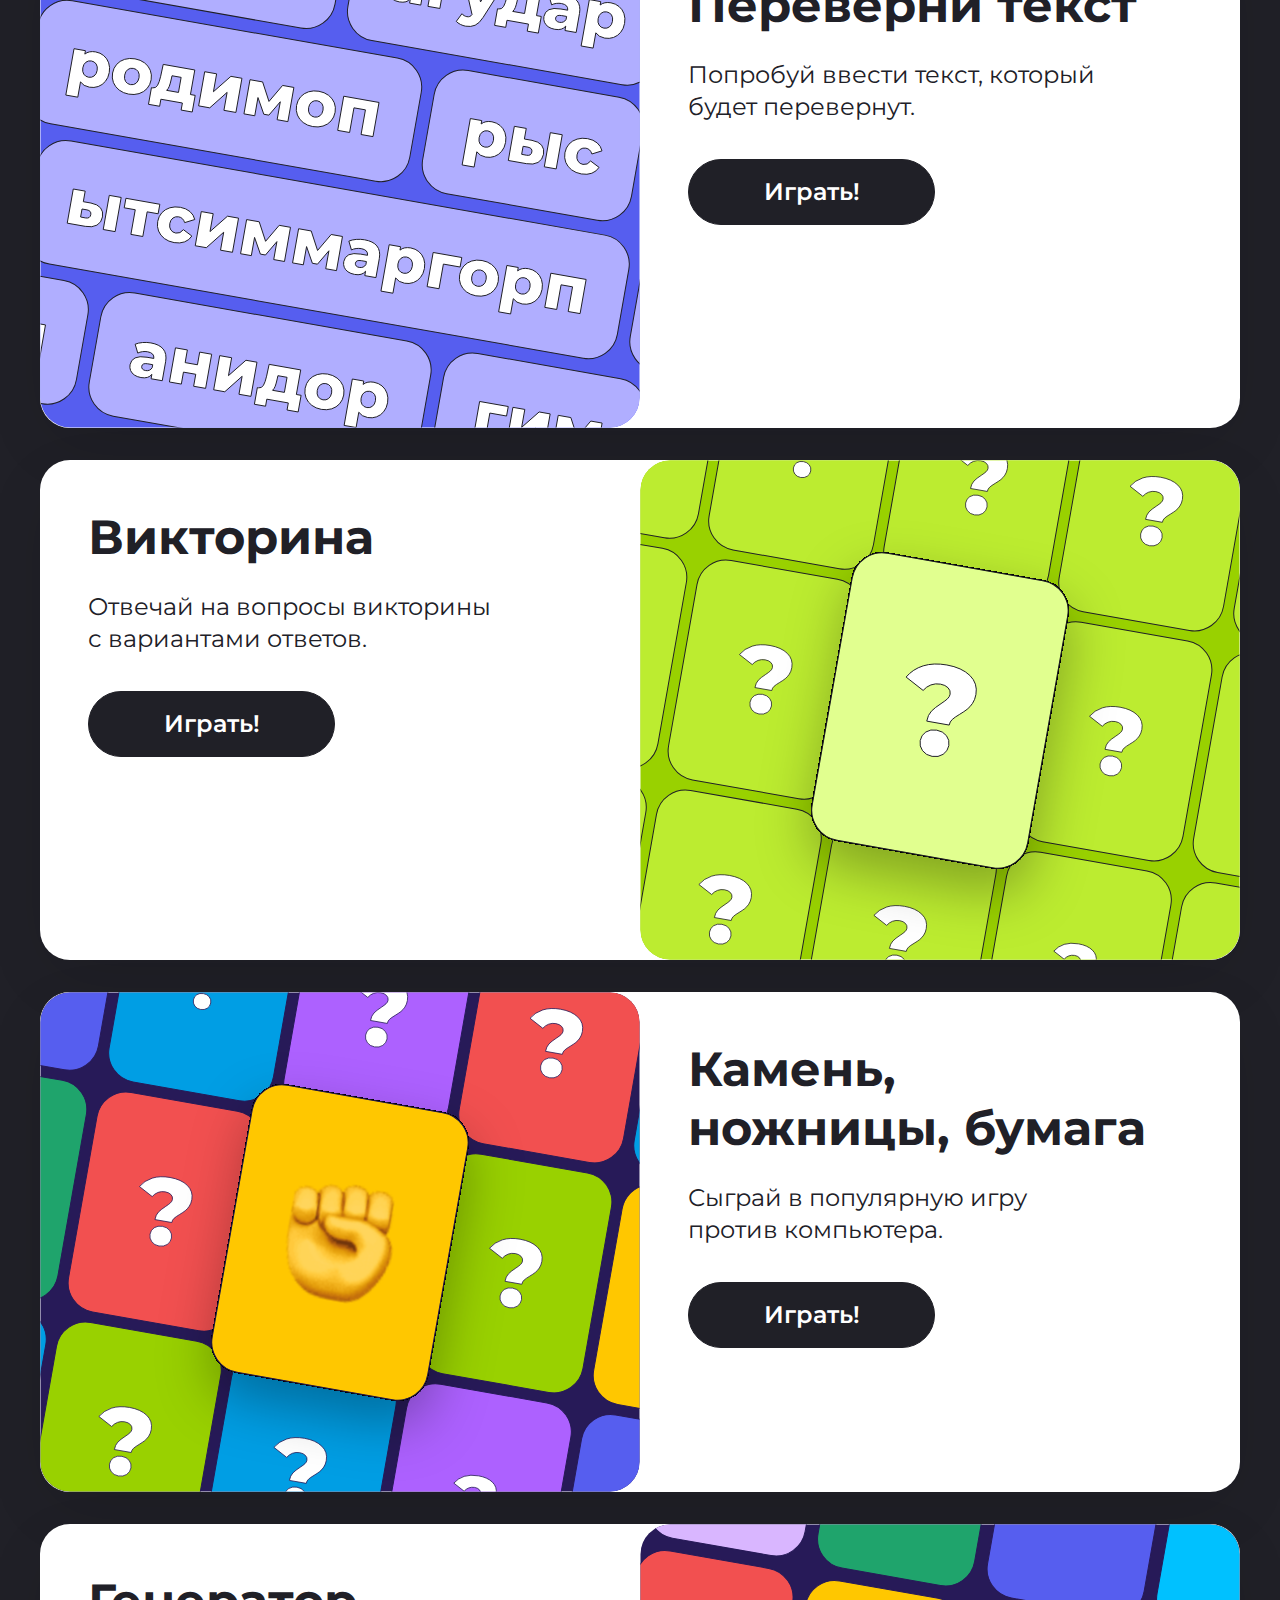
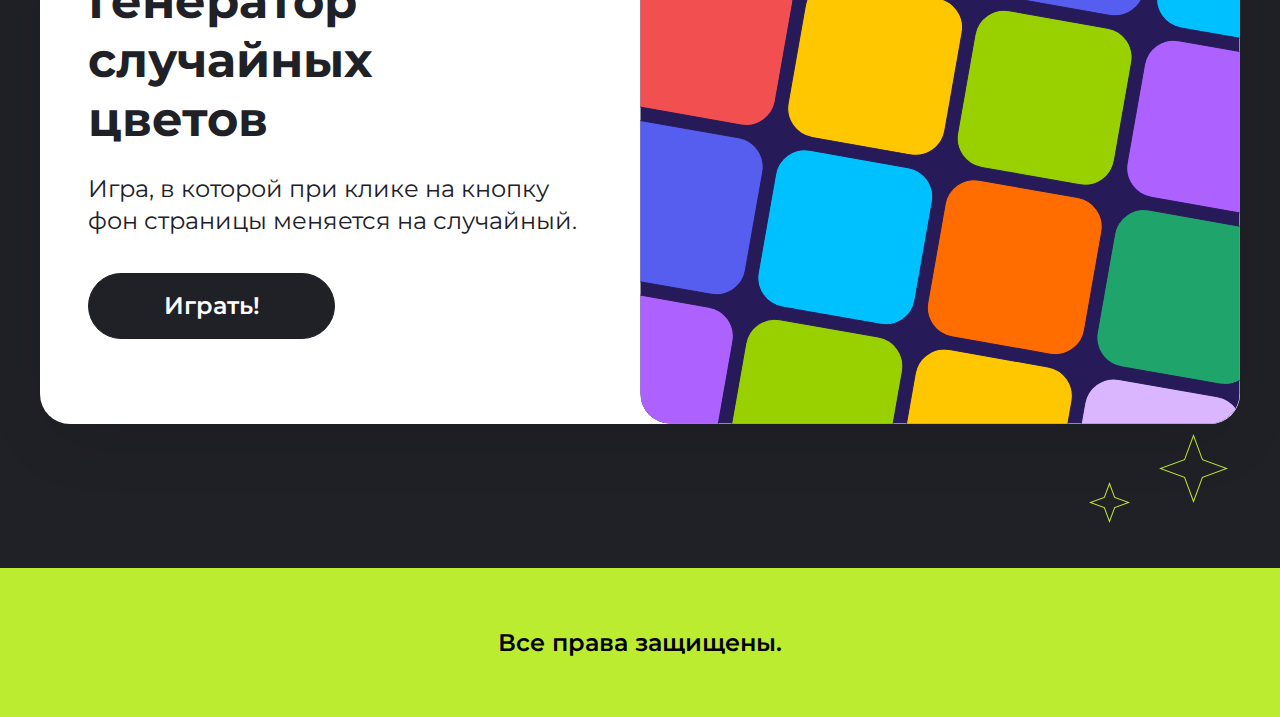
<file: all-games/guess-number.html>
<!DOCTYPE html>
<html lang="ru">
<head>
  <meta charset="UTF-8">
  <meta name="viewport" content="width=device-width, initial-scale=1.0">
  <link rel="preconnect" href="https://fonts.googleapis.com">
  <link rel="preconnect" href="https://fonts.gstatic.com" crossorigin>
  <link href="https://fonts.googleapis.com/css2?family=Montserrat:wght@100..900&display=swap" rel="stylesheet">
  <link rel="stylesheet" href="../style.css">
  <title>Угадай число</title>
</head>

<body>
  <section class=" top game1 center">
    <h1 class="top__title">Угадай число</h1>
    <p class="top__description">Попробуй угадать случайное число от 1 до 100. Если готов, нажимай <span>«Поехали!»</span> и <span>приступай</span>.</p>
    <button class="top__button" onclick="guessNumberGame()">Поехали!</button>
    <button class="top__button-mobile" onclick="guessNumberGame()">Поехали!</button>
    <a class="tohomepage" href="../index.html"><img src="../img/decoration/arrow.svg" alt="Стрелка">На главную</a>
  </section>

  <section class="mini-games center" id="mini-games">
    <h2 class="about__title">Попробуй другие мини-игры!</h2>
    <div class="mini-games__content">
      
      <article class="card" id="arithmetic">
        <img src="../img/content/game2.svg" alt="простая арифметика">
        <div class="card__description">
          <h3 class="card__name">Простая арифметика</h3>
          <p class="card__text">Попробуй решить простые арифметические задачи.</p>
          <a class="card__button" href="./arithmetic.html">Играть!</a>
        </div>
      </article>
      
      <article class="card" id="text-turn">
        <img src="../img/content/game3.svg" alt="переверни текст">
        <div class="card__description">
          <h3 class="card__name">Переверни текст</h3>
          <p class="card__text">Попробуй ввести текст, который будет&nbsp;перевернут.</p>
          <a class="card__button" href="./text-turn.html">Играть!</a>
        </div>
      </article>
   
      <article class="card" id="quiz">
        <img src="../img/content/game5.svg" alt="простая викторина">
        <div class="card__description">
          <h3 class="card__name">Викторина</h3>
          <p class="card__text">Отвечай на вопросы викторины с&nbsp;вариантами ответов.</p>
          <a class="card__button" href="./quiz.html">Играть!</a>
        </div>
      </article>
      
      <article class="card" id="rock-paper-scissors">
        <div class="back">
          <img src="../img/content/game4.svg" alt="камень, ножницы, бумага">
          <img class="front" src="../img/content/game4-add.png" alt="камень">
        </div>
        <div class="card__description">
          <h3 class="card__name">Камень, ножницы, бумага</h3>
          <p class="card__text">Сыграй в популярную игру против&nbsp;компьютера.</p>
          <a class="card__button" href="./rock-paper-scissors.html">Играть!</a>
        </div>
      </article>
      
      <article class="card" id="colour-generator">
        <img src="../img/content/game6.svg" alt="генератор случайных цветов">
        <div class="card__description">
          <h3 class="card__name">Генератор случайных цветов</h3>
          <p class="card__text">Игра, в которой при клике на кнопку фон страницы меняется на случайный.</p>
          <a class="card__button" href="./colour-generator.html">Играть!</a>
        </div>
      </article>
    </div>
  </section>

  <footer class="footer center">
    <h2 class="footer__title">Все права защищены.</h2>
  </footer>

  <script src="../games.js"></script>
  
</body>
</html>
</file>
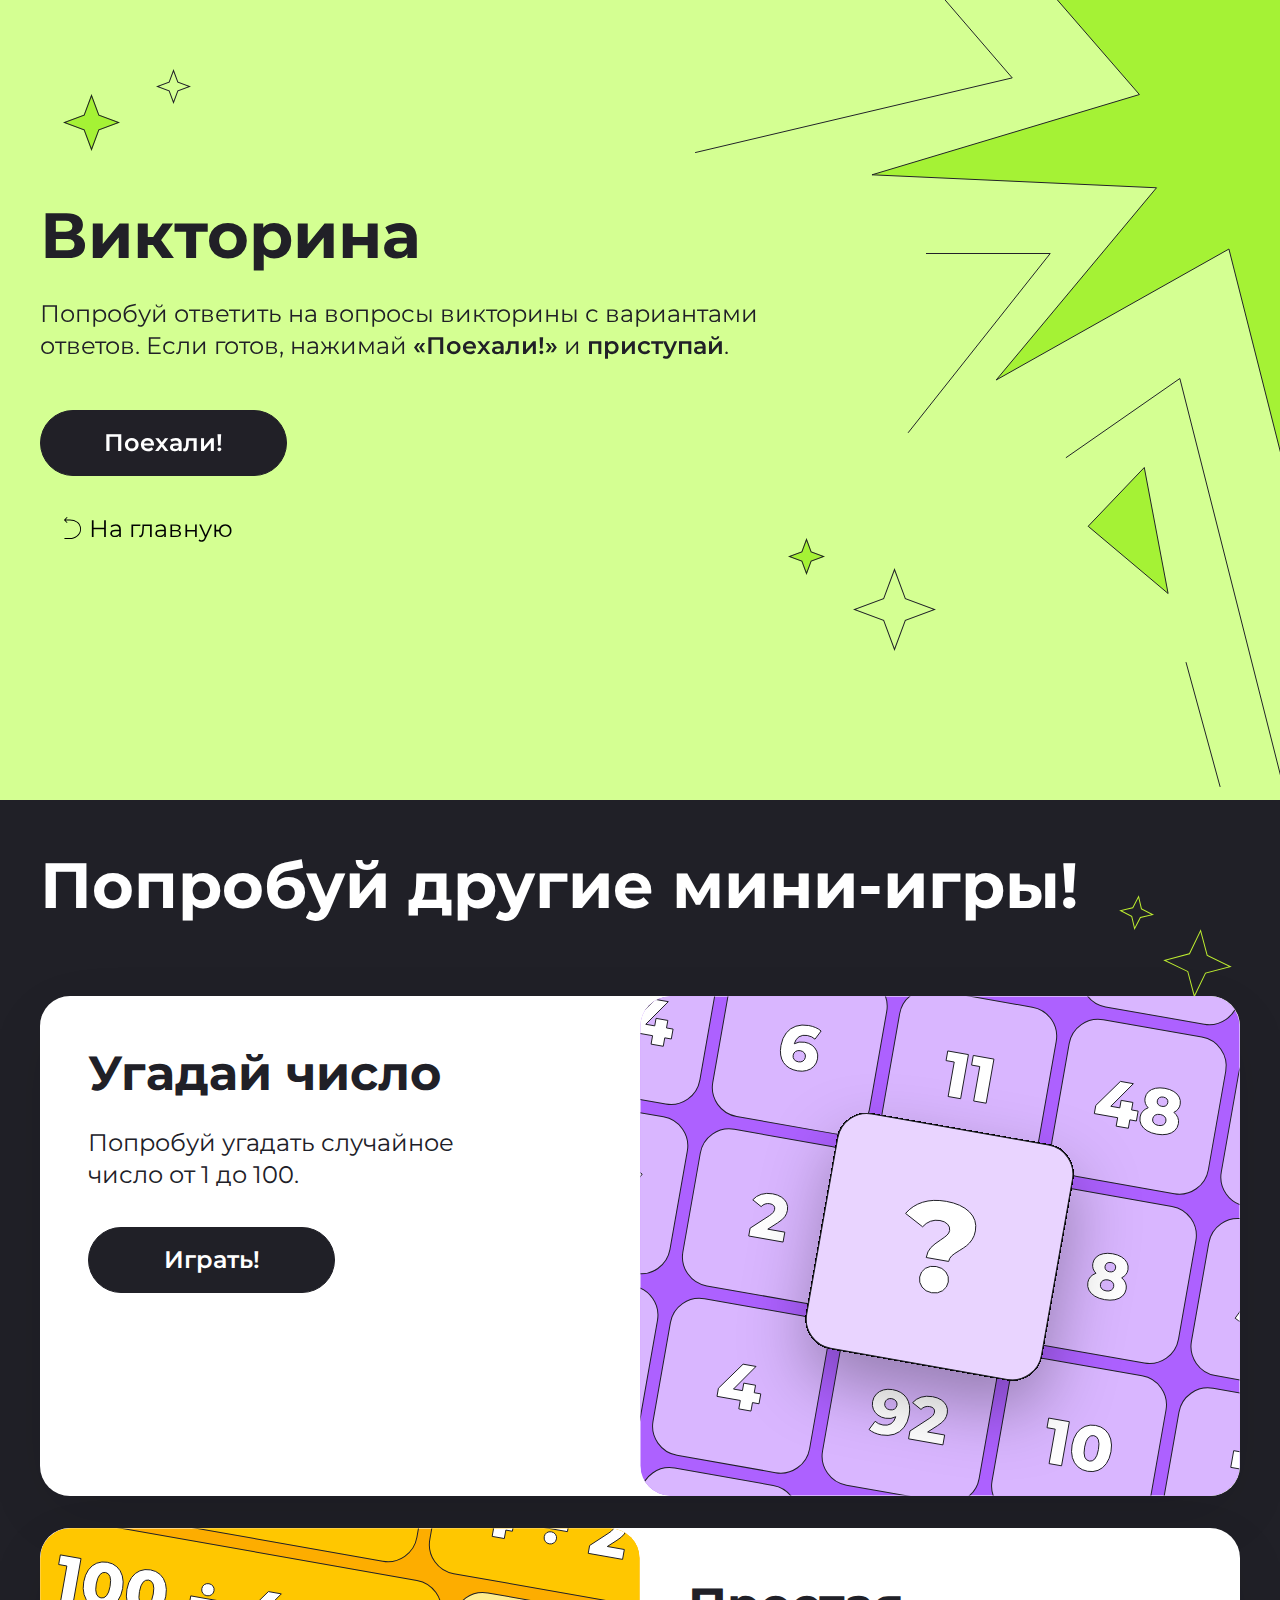
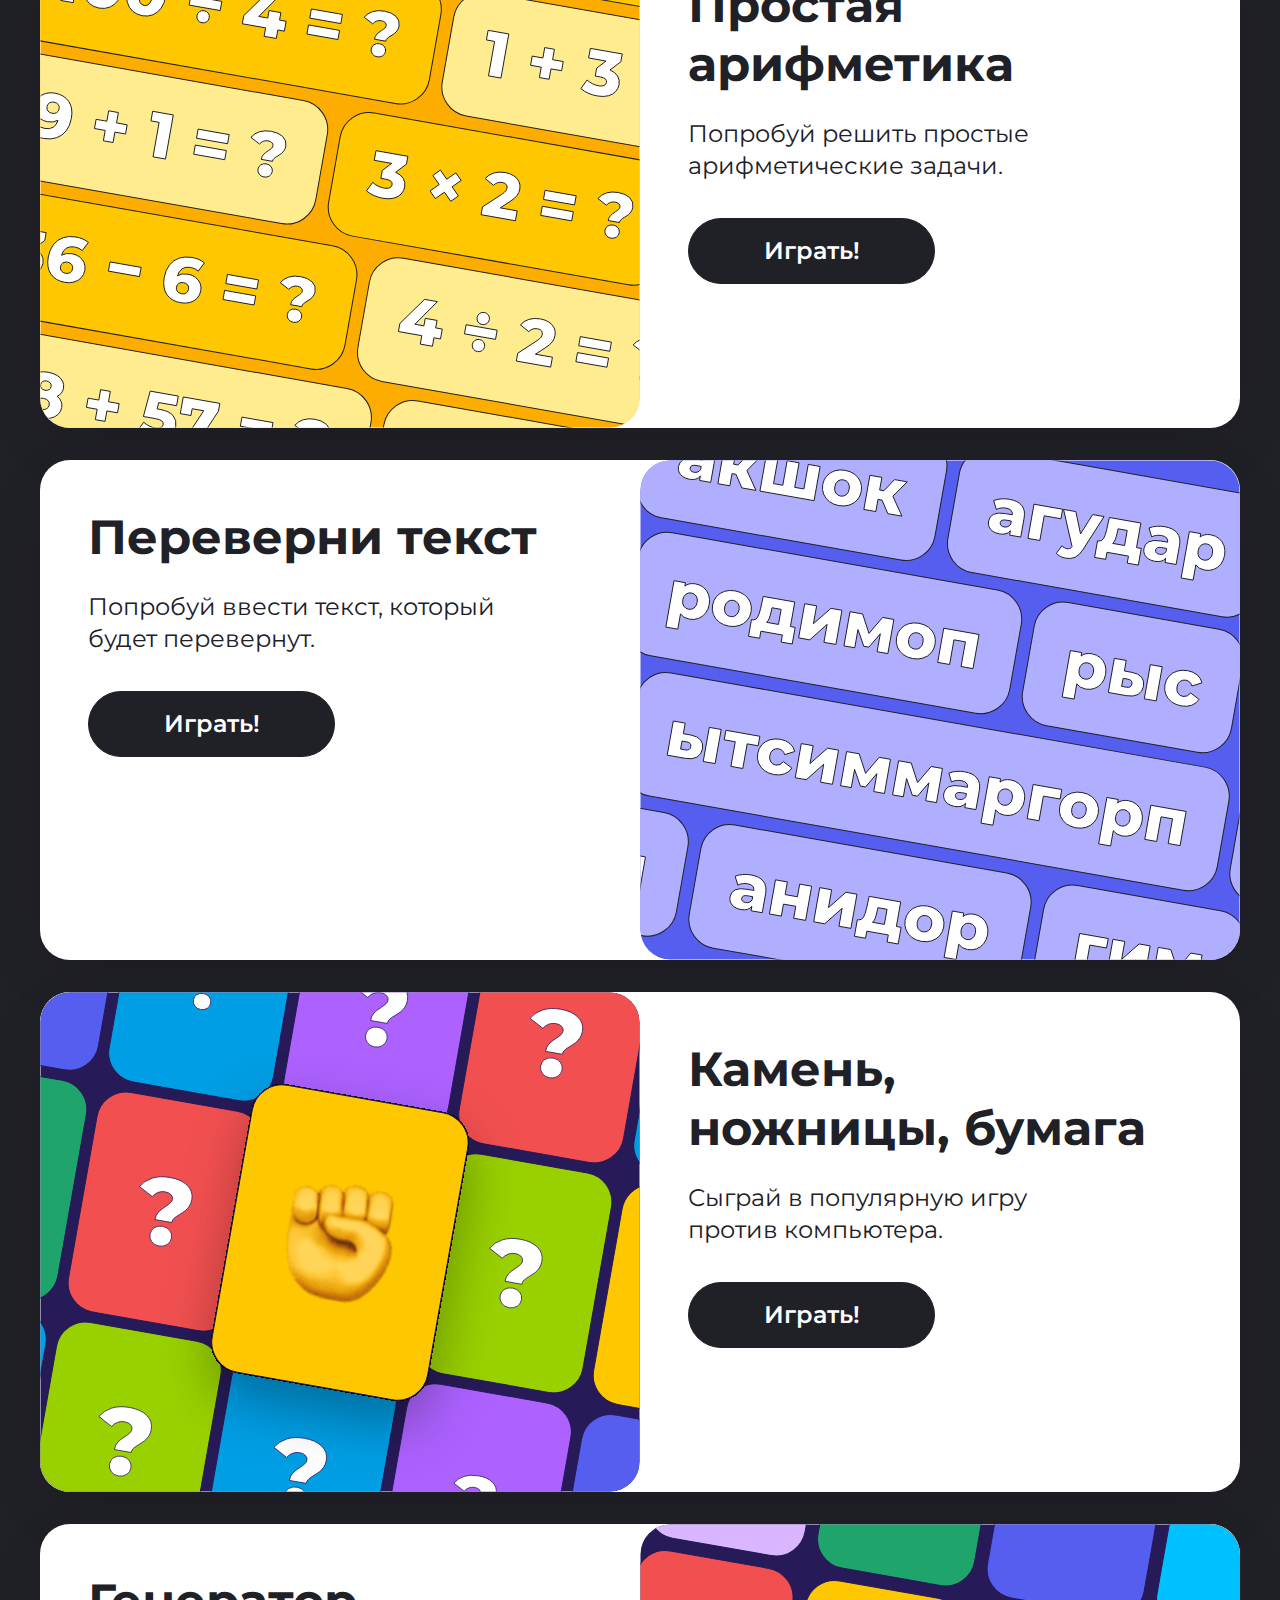
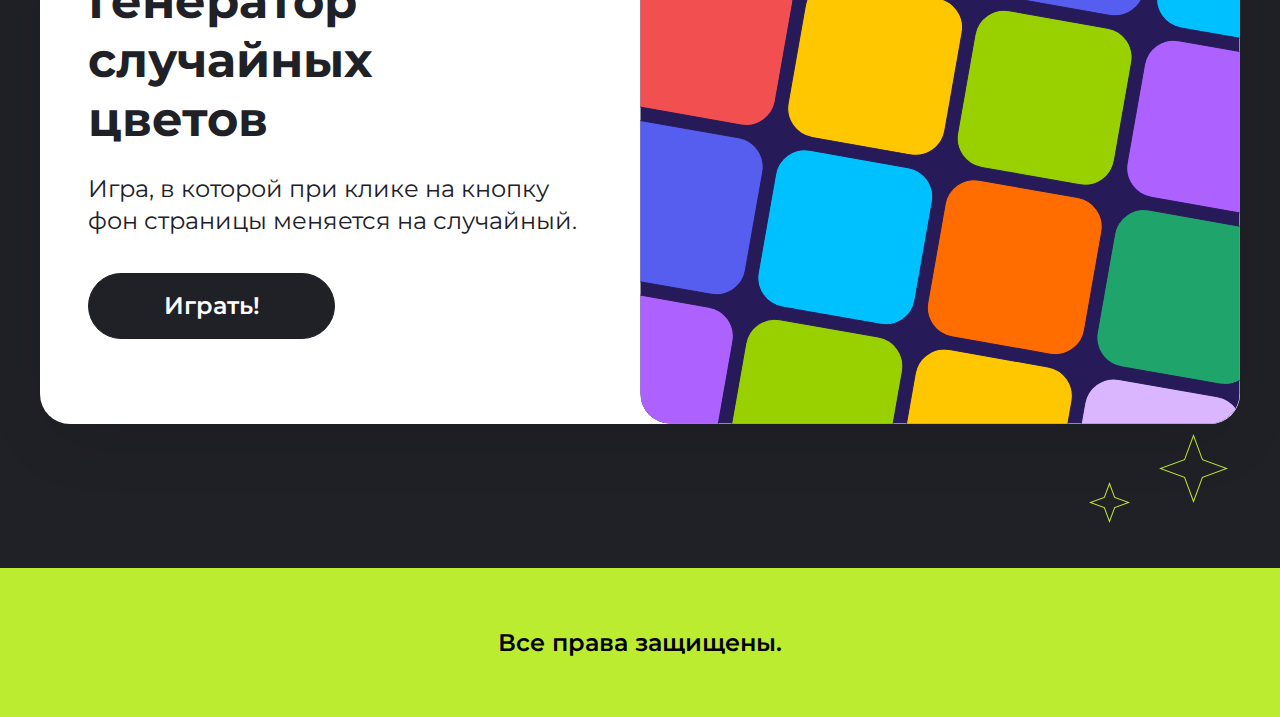
<file: all-games/quiz.html>
<!DOCTYPE html>
<html lang="ru">
<head>
  <meta charset="UTF-8">
  <meta name="viewport" content="width=device-width, initial-scale=1.0">
  <link rel="preconnect" href="https://fonts.googleapis.com">
  <link rel="preconnect" href="https://fonts.gstatic.com" crossorigin>
  <link href="https://fonts.googleapis.com/css2?family=Montserrat:wght@100..900&display=swap" rel="stylesheet">
  <link rel="stylesheet" href="../style.css">
  <title>Викторина</title>
</head>

<body>
  <section class=" top game4 center">
    <h1 class="top__title">Викторина</h1>
    <p class="top__description">Попробуй ответить на вопросы викторины с вариантами ответов. Если готов, нажимай <span>«Поехали!»</span> и <span>приступай</span>.</p>
    <button class="top__button" onclick="quizGame()">Поехали!</button>
    <button class="top__button-mobile" onclick="quizGame()">Поехали!</button>
    <a class="tohomepage" href="../index.html"><img src="../img/decoration/arrow.svg" alt="Стрелка">На главную</a>
  </section>

  <section class="mini-games center" id="mini-games">
    <h2 class="about__title">Попробуй другие мини-игры!</h2>
    <div class="mini-games__content">
      
      <article class="card" id="guess-number">
        <img src="../img/content/game1.svg" alt="угадай число">
        <div class="card__description">
          <h3 class="card__name">Угадай число</h3>
          <p class="card__text">Попробуй угадать случайное число&nbsp;от&nbsp;1&nbsp;до&nbsp;100.</p>
          <a class="card__button" href="./guess-number.html">Играть!</a>
        </div>
      </article>

      <article class="card" id="arithmetic">
        <img src="../img/content/game2.svg" alt="простая арифметика">
        <div class="card__description">
          <h3 class="card__name">Простая арифметика</h3>
          <p class="card__text">Попробуй решить простые арифметические задачи.</p>
          <a class="card__button" href="./arithmetic.html">Играть!</a>
        </div>
      </article>
   
      <article class="card" id="text-turn">
        <img src="../img/content/game3.svg" alt="переверни текст">
        <div class="card__description">
          <h3 class="card__name">Переверни текст</h3>
          <p class="card__text">Попробуй ввести текст, который будет&nbsp;перевернут.</p>
          <a class="card__button" href="./text-turn.html">Играть!</a>
        </div>
      </article>
      
      <article class="card" id="rock-paper-scissors">
        <div class="back">
          <img src="../img/content/game4.svg" alt="камень, ножницы, бумага">
          <img class="front" src="../img/content/game4-add.png" alt="камень">
        </div>
        <div class="card__description">
          <h3 class="card__name">Камень, ножницы, бумага</h3>
          <p class="card__text">Сыграй в популярную игру против&nbsp;компьютера.</p>
          <a class="card__button" href="./rock-paper-scissors.html">Играть!</a>
        </div>
      </article>
      
      <article class="card" id="colour-generator">
        <img src="../img/content/game6.svg" alt="генератор случайных цветов">
        <div class="card__description">
          <h3 class="card__name">Генератор случайных цветов</h3>
          <p class="card__text">Игра, в которой при клике на кнопку фон страницы меняется на случайный.</p>
          <a class="card__button" href="./colour-generator.html">Играть!</a>
        </div>
      </article>
    </div>
  </section>

  <footer class="footer center">
    <h2 class="footer__title">Все права защищены.</h2>
  </footer>

  <script src="../games.js"></script>
  
</body>
</html>
</file>
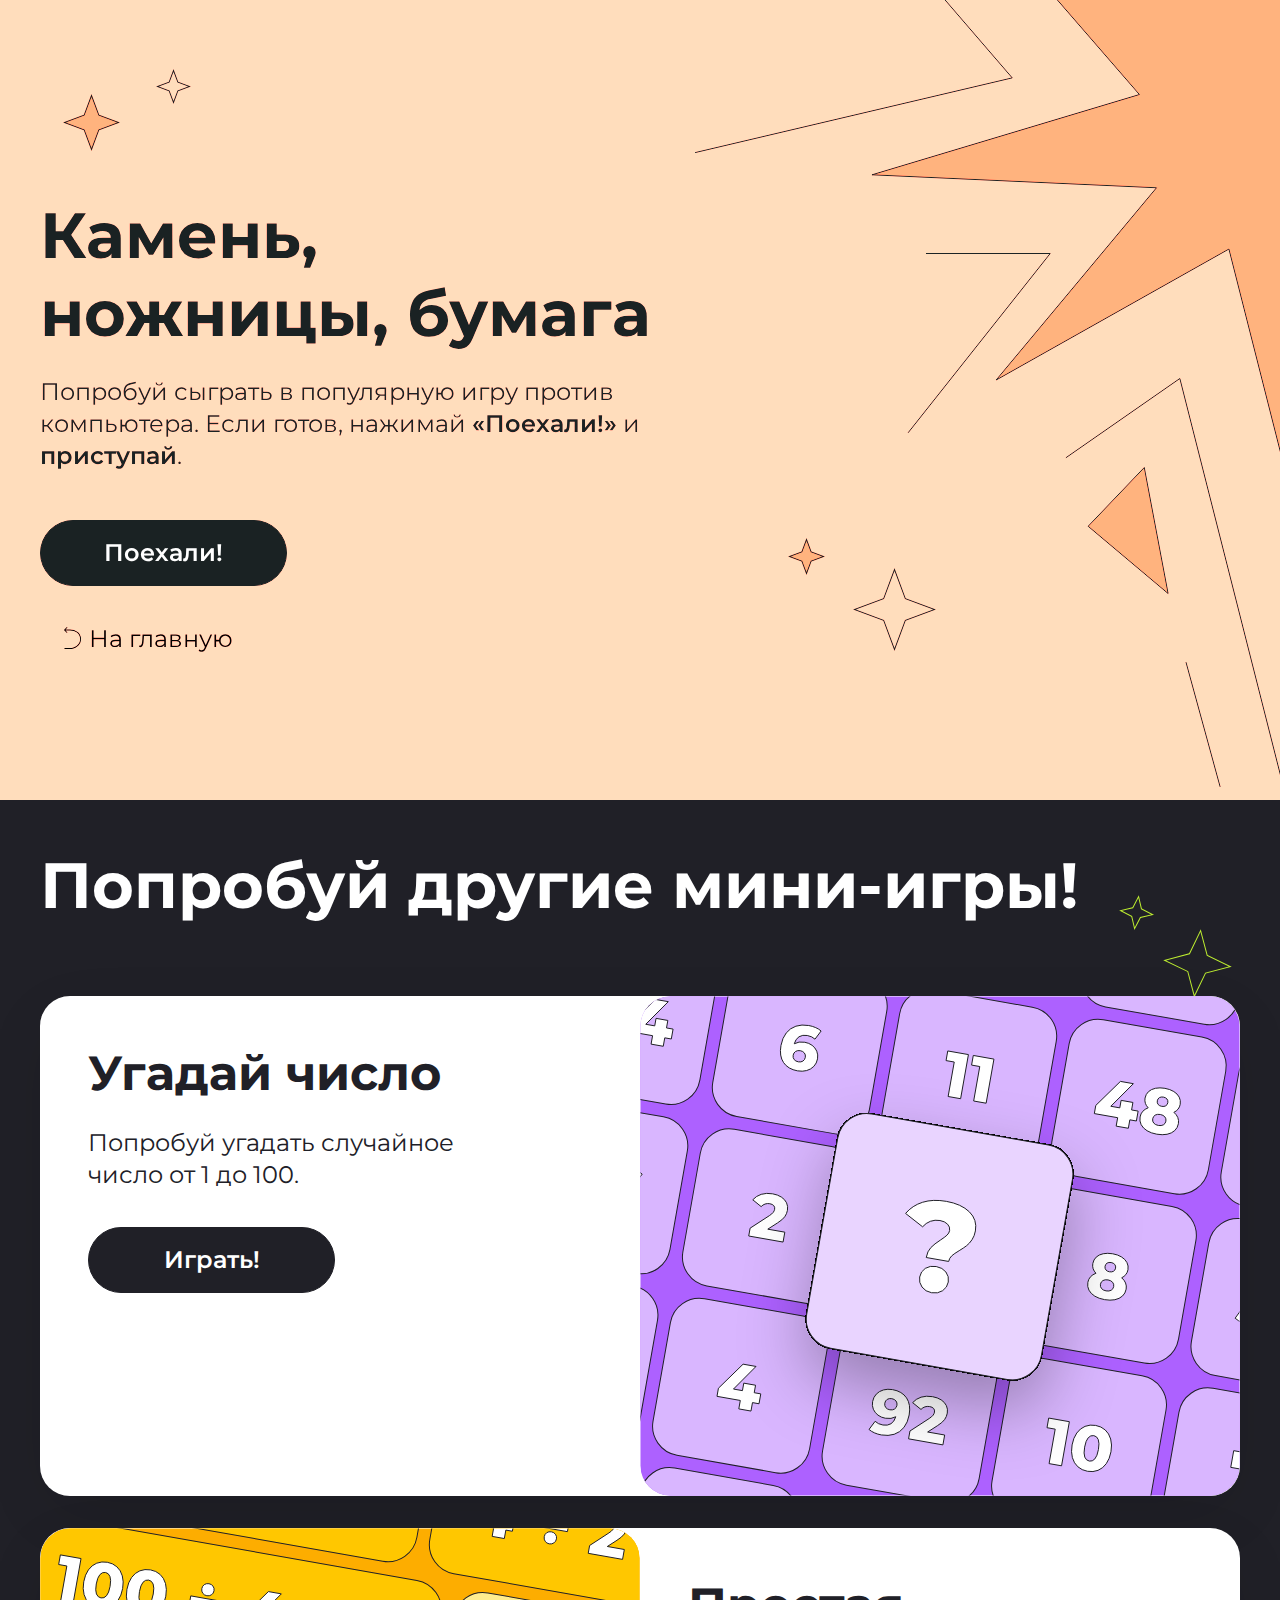
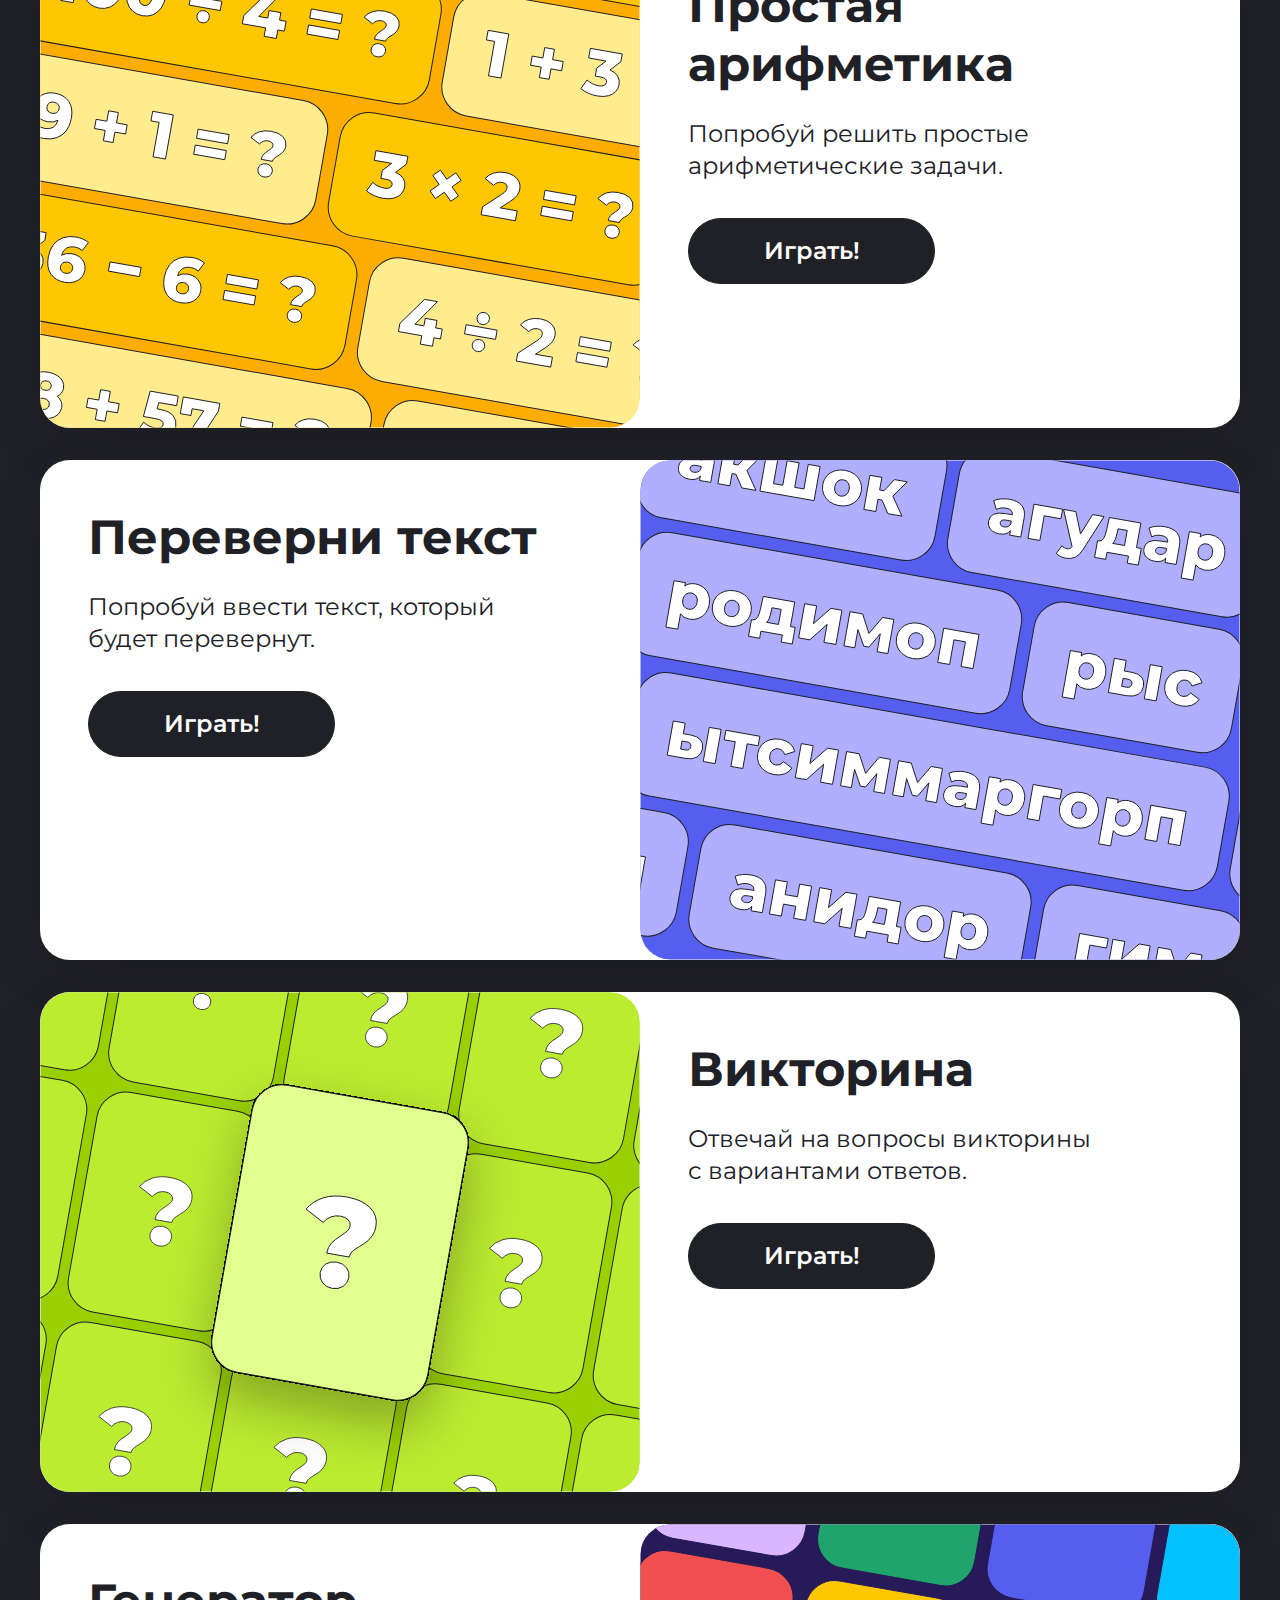
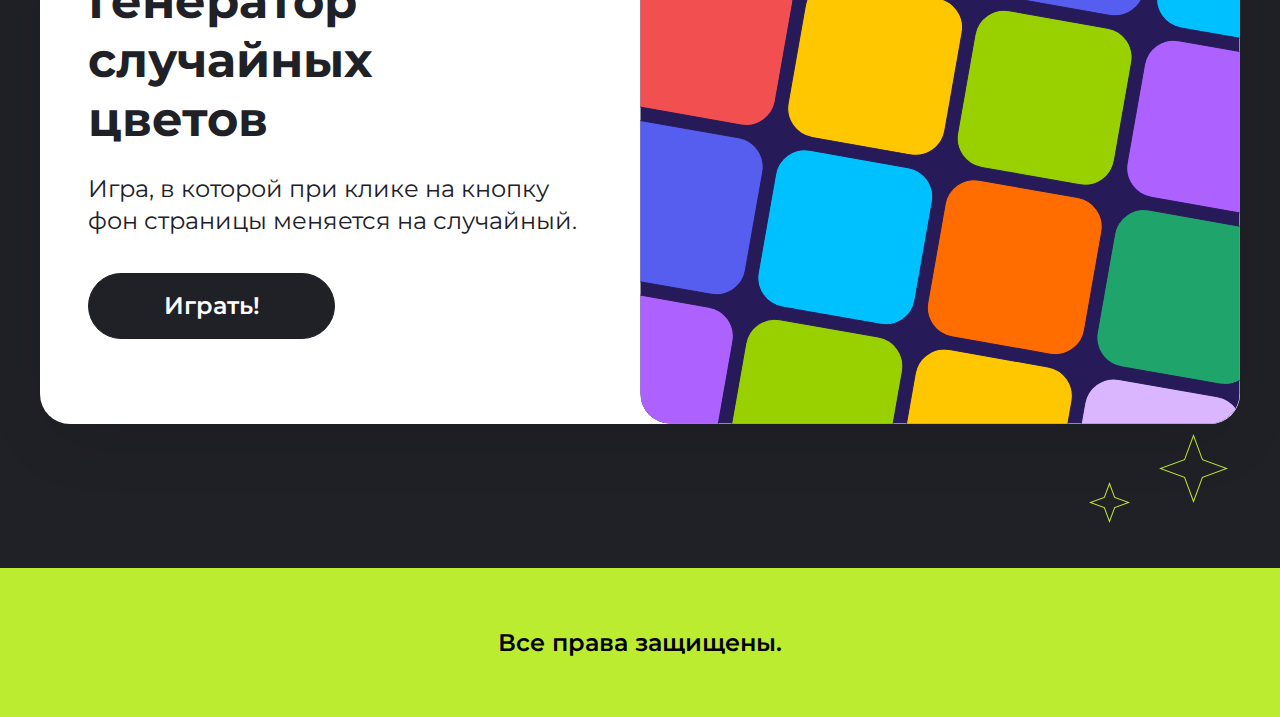
<file: all-games/rock-paper-scissors.html>
<!DOCTYPE html>
<html lang="ru">
<head>
  <meta charset="UTF-8">
  <meta name="viewport" content="width=device-width, initial-scale=1.0">
  <link rel="preconnect" href="https://fonts.googleapis.com">
  <link rel="preconnect" href="https://fonts.gstatic.com" crossorigin>
  <link href="https://fonts.googleapis.com/css2?family=Montserrat:wght@100..900&display=swap" rel="stylesheet">
  <link rel="stylesheet" href="../style.css">
  <title>Камень, ножницы, бумага</title>
</head>

<body>
  <section class=" top game5 center">
    <h1 class="top__title">Камень, ножницы, бумага</h1>
    <p class="top__description">Попробуй сыграть в популярную игру против компьютера. Если готов, нажимай <span>«Поехали!»</span> и <span>приступай</span>.</p>
    <button class="top__button" onclick="rockPaperScissorsGame()">Поехали!</button>
    <button class="top__button-mobile" onclick="rockPaperScissorsGame()">Поехали!</button>
    <a class="tohomepage" href="../index.html"><img src="../img/decoration/arrow.svg" alt="Стрелка">На главную</a>
  </section>

  <section class="mini-games center" id="mini-games">
    <h2 class="about__title">Попробуй другие мини-игры!</h2>
    <div class="mini-games__content">
      
      <article class="card" id="guess-number">
        <img src="../img/content/game1.svg" alt="угадай число">
        <div class="card__description">
          <h3 class="card__name">Угадай число</h3>
          <p class="card__text">Попробуй угадать случайное число&nbsp;от&nbsp;1&nbsp;до&nbsp;100.</p>
          <a class="card__button" href="./guess-number.html">Играть!</a>
        </div>
      </article>
      
      <article class="card" id="arithmetic">
        <img src="../img/content/game2.svg" alt="простая арифметика">
        <div class="card__description">
          <h3 class="card__name">Простая арифметика</h3>
          <p class="card__text">Попробуй решить простые арифметические задачи.</p>
          <a class="card__button" href="./arithmetic.html">Играть!</a>
        </div>
      </article>
      
      <article class="card" id="text-turn">
        <img src="../img/content/game3.svg" alt="переверни текст">
        <div class="card__description">
          <h3 class="card__name">Переверни текст</h3>
          <p class="card__text">Попробуй ввести текст, который будет&nbsp;перевернут.</p>
          <a class="card__button" href="./text-turn.html">Играть!</a>
        </div>
      </article>
   
      <article class="card" id="quiz">
        <img src="../img/content/game5.svg" alt="простая викторина">
        <div class="card__description">
          <h3 class="card__name">Викторина</h3>
          <p class="card__text">Отвечай на вопросы викторины с&nbsp;вариантами ответов.</p>
          <a class="card__button" href="./quiz.html">Играть!</a>
        </div>
      </article>

      <article class="card" id="colour-generator">
        <img src="../img/content/game6.svg" alt="генератор случайных цветов">
        <div class="card__description">
          <h3 class="card__name">Генератор случайных цветов</h3>
          <p class="card__text">Игра, в которой при клике на кнопку фон страницы меняется на случайный.</p>
          <a class="card__button" href="./colour-generator.html">Играть!</a>
        </div>
      </article>
    </div>
  </section>

  <footer class="footer center">
    <h2 class="footer__title">Все права защищены.</h2>
  </footer>

  <script src="../games.js"></script>
  
</body>
</html>
</file>
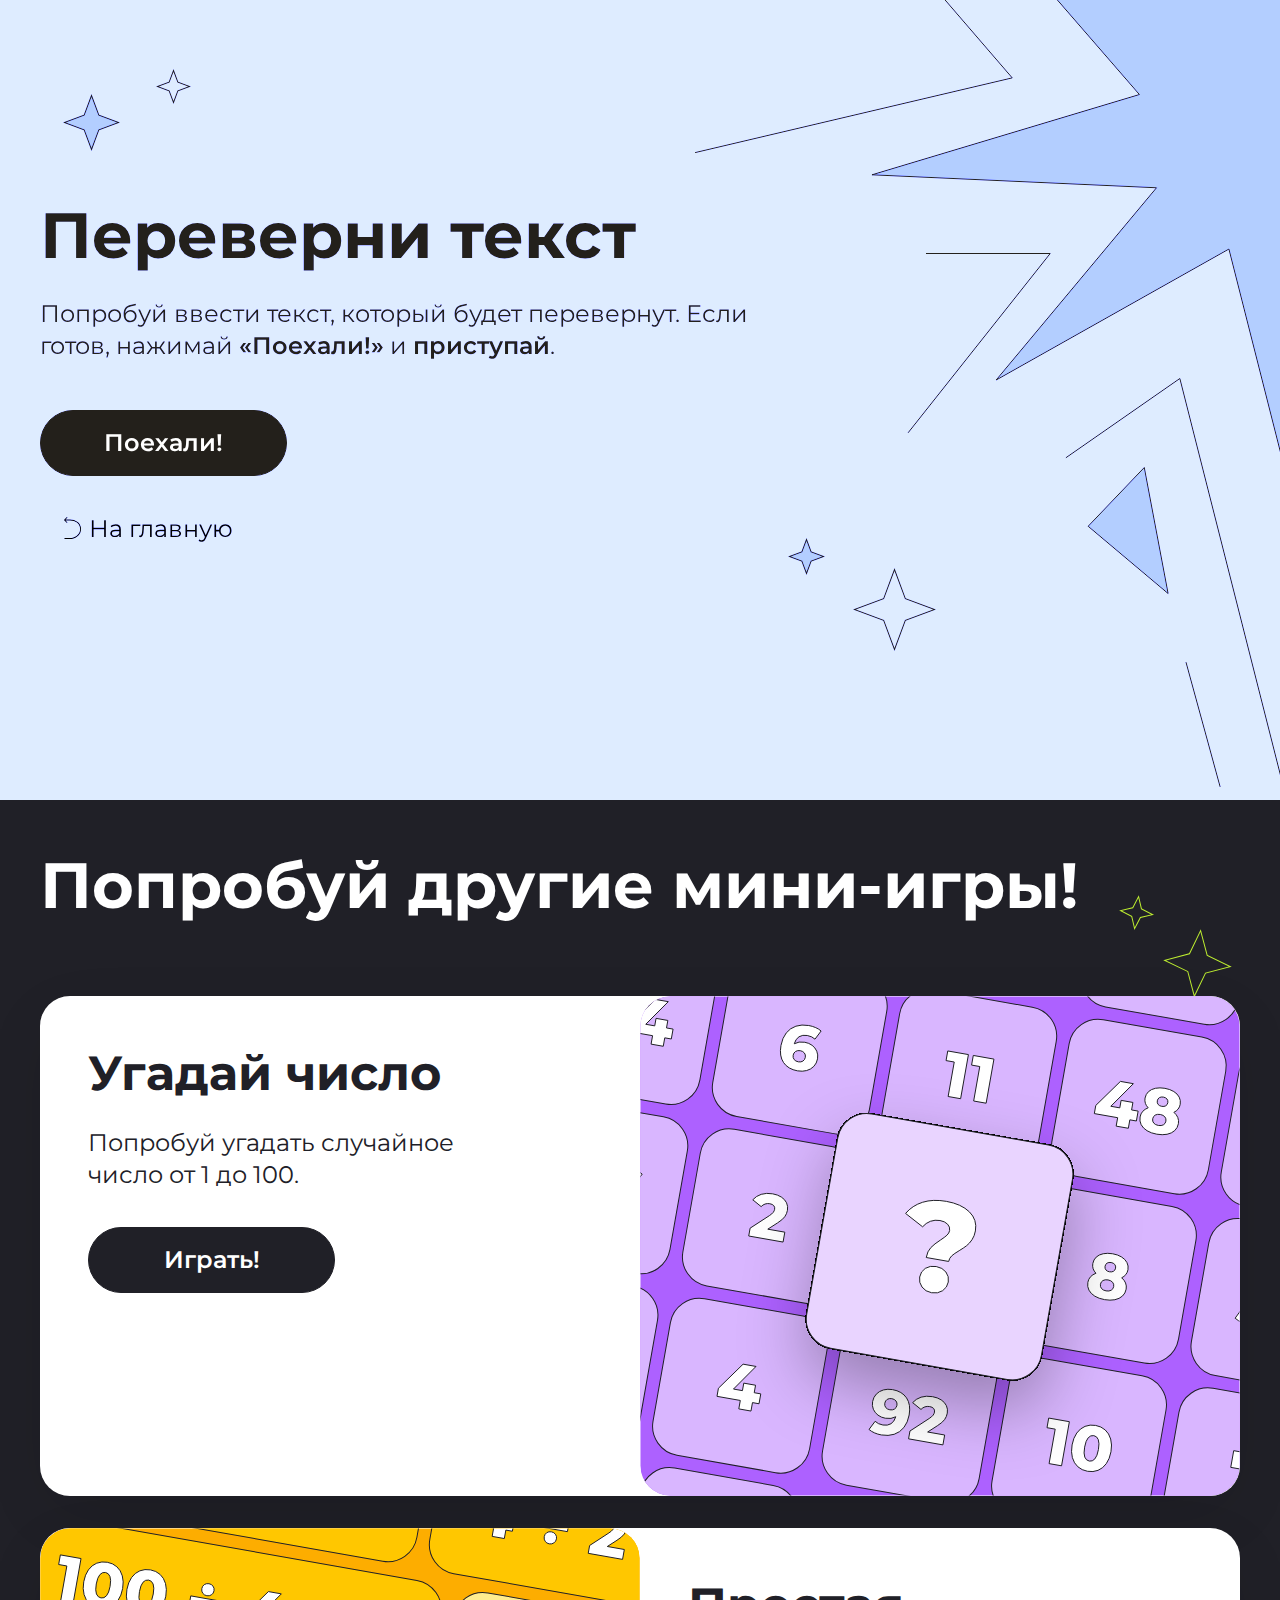
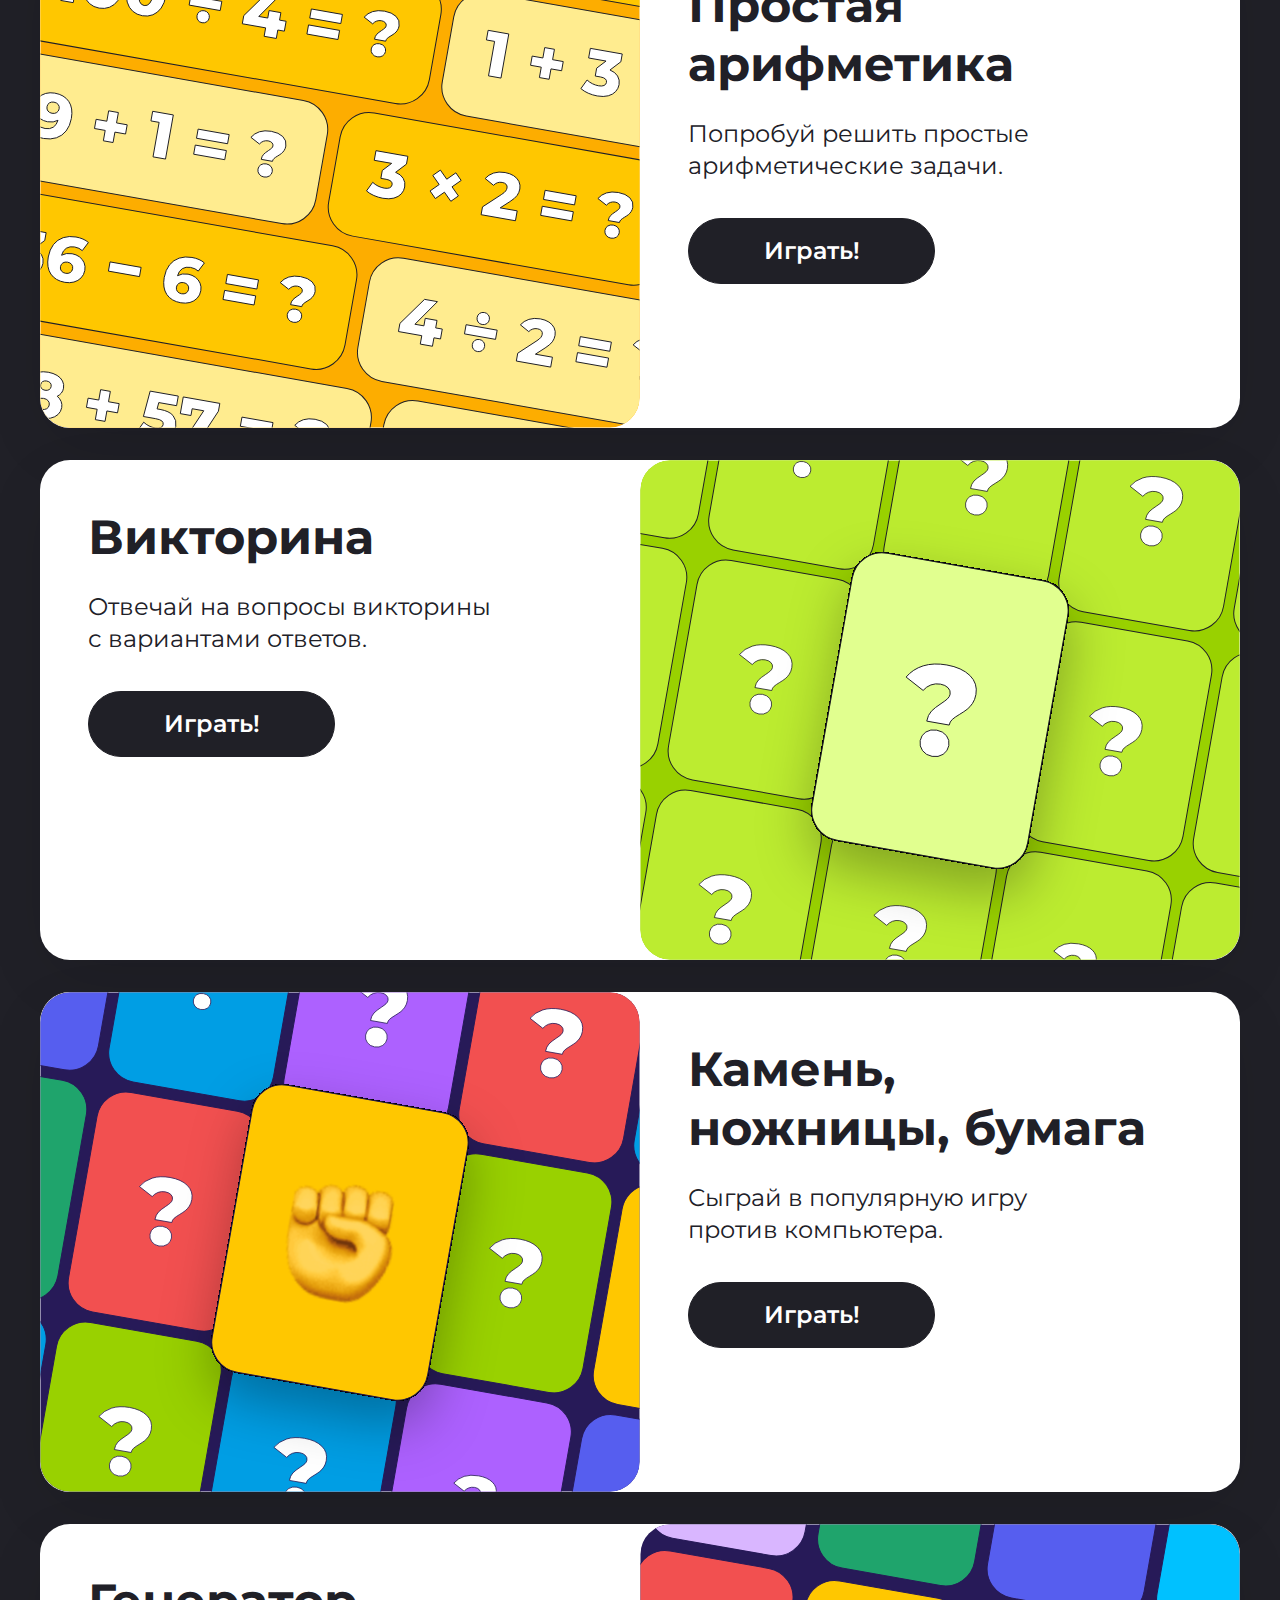
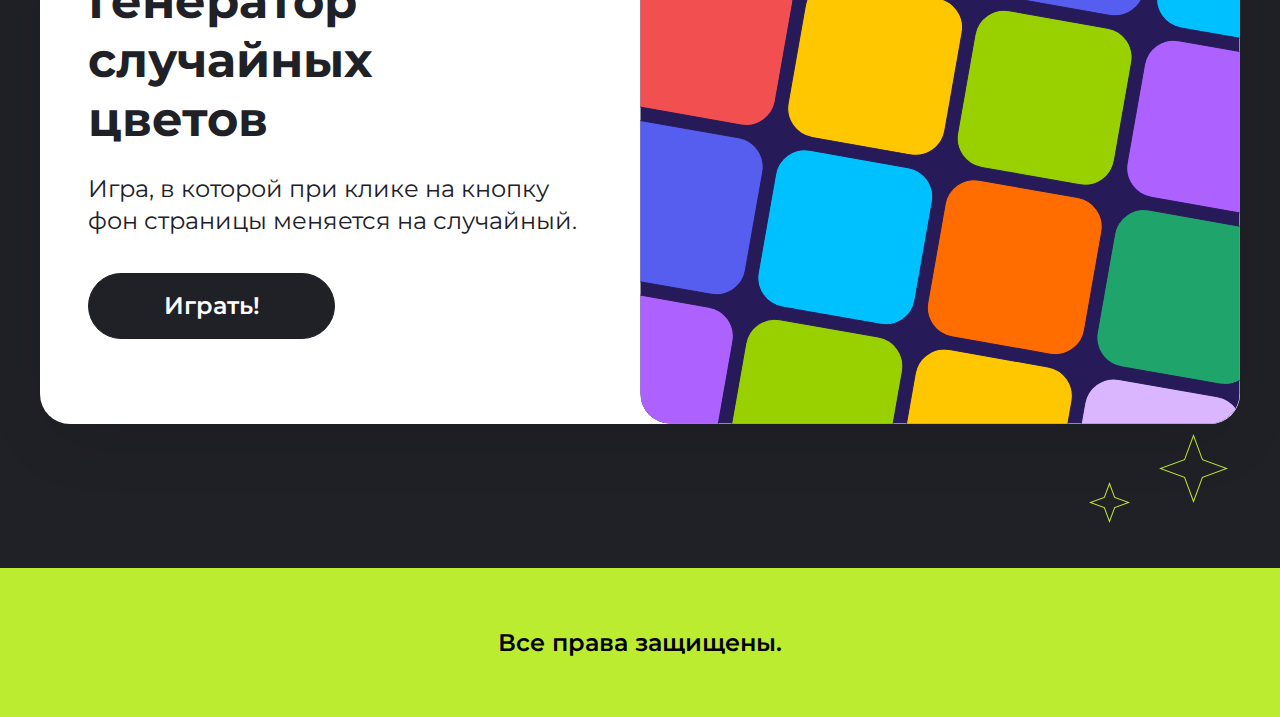
<file: all-games/text-turn.html>
<!DOCTYPE html>
<html lang="ru">
<head>
  <meta charset="UTF-8">
  <meta name="viewport" content="width=device-width, initial-scale=1.0">
  <link rel="preconnect" href="https://fonts.googleapis.com">
  <link rel="preconnect" href="https://fonts.gstatic.com" crossorigin>
  <link href="https://fonts.googleapis.com/css2?family=Montserrat:wght@100..900&display=swap" rel="stylesheet">
  <link rel="stylesheet" href="../style.css">
  <title>Переверни текст</title>
</head>

<body>
  <section class=" top game3 center">
    <h1 class="top__title">Переверни текст</h1>
    <p class="top__description">Попробуй ввести текст, который будет перевернут. Если готов, нажимай <span>«Поехали!»</span> и <span>приступай</span>.</p>
    <button class="top__button" onclick="textTurnGame()">Поехали!</button>
    <button class="top__button-mobile" onclick="textTurnGame()">Поехали!</button>
    <a class="tohomepage" href="../index.html"><img src="../img/decoration/arrow.svg" alt="Стрелка">На главную</a>
  </section>

  <section class="mini-games center" id="mini-games">
    <h2 class="about__title">Попробуй другие мини-игры!</h2>
    <div class="mini-games__content">
      
      <article class="card" id="guess-number">
        <img src="../img/content/game1.svg" alt="угадай число">
        <div class="card__description">
          <h3 class="card__name">Угадай число</h3>
          <p class="card__text">Попробуй угадать случайное число&nbsp;от&nbsp;1&nbsp;до&nbsp;100.</p>
          <a class="card__button" href="./guess-number.html">Играть!</a>
        </div>
      </article>

      <article class="card" id="arithmetic">
        <img src="../img/content/game2.svg" alt="простая арифметика">
        <div class="card__description">
          <h3 class="card__name">Простая арифметика</h3>
          <p class="card__text">Попробуй решить простые арифметические задачи.</p>
          <a class="card__button" href="./arithmetic.html">Играть!</a>
        </div>
      </article>
   
      <article class="card" id="quiz">
        <img src="../img/content/game5.svg" alt="простая викторина">
        <div class="card__description">
          <h3 class="card__name">Викторина</h3>
          <p class="card__text">Отвечай на вопросы викторины с&nbsp;вариантами ответов.</p>
          <a class="card__button" href="./quiz.html">Играть!</a>
        </div>
      </article>
      
      <article class="card" id="rock-paper-scissors">
        <div class="back">
          <img src="../img/content/game4.svg" alt="камень, ножницы, бумага">
          <img class="front" src="../img/content/game4-add.png" alt="камень">
        </div>
        <div class="card__description">
          <h3 class="card__name">Камень, ножницы, бумага</h3>
          <p class="card__text">Сыграй в популярную игру против&nbsp;компьютера.</p>
          <a class="card__button" href="./rock-paper-scissors.html">Играть!</a>
        </div>
      </article>
      
      <article class="card" id="colour-generator">
        <img src="../img/content/game6.svg" alt="генератор случайных цветов">
        <div class="card__description">
          <h3 class="card__name">Генератор случайных цветов</h3>
          <p class="card__text">Игра, в которой при клике на кнопку фон страницы меняется на случайный.</p>
          <a class="card__button" href="./colour-generator.html">Играть!</a>
        </div>
      </article>
    </div>
  </section>

  <footer class="footer center">
    <h2 class="footer__title">Все права защищены.</h2>
  </footer>

  <script src="../games.js"></script>
  
</body>
</html>
</file>
<file: style.css>
@keyframes scrollText {
  0% {
    transform: translateX(0);
  }
  100% {
    transform: translateX(-3050px);
  }
}
@keyframes scrollTextTablet {
  0% {
    transform: translateX(0);
  }
  100% {
    transform: translateX(-2605px);
  }
}
@keyframes scrollTextMobile {
  0% {
    transform: translateX(0);
  }
  100% {
    transform: translateX(-1872px);
  }
}
.card__button, .top__button {
  text-decoration: none;
  display: flex;
  justify-content: center;
  align-items: center;
  width: 247px;
  height: 66px;
  border: 1px solid rgb(32, 32, 39);
  border-radius: 60px;
  background: rgb(32, 32, 39);
  color: rgb(255, 255, 255);
  font-size: 24px;
  font-weight: 600;
  line-height: 141.69%;
  transition: all 0.2s;
}
.card__button:hover, .top__button:hover {
  background: #FFFFFF;
  color: rgb(32, 32, 39);
  cursor: pointer;
}

* {
  margin: 0;
  padding: 0;
  box-sizing: border-box;
  font-family: "Montserrat", Arial, Helvetica, sans-serif;
}

html {
  scroll-behavior: smooth;
}

h1,
h2 {
  font-size: 64px;
  font-weight: 700;
  line-height: 78px;
  letter-spacing: 0px;
  text-align: left;
}

a {
  text-decoration: none;
}

.center {
  padding-left: calc(50% - 600px);
  padding-right: calc(50% - 600px);
}

.top {
  position: relative;
  padding-top: 196px;
  min-height: 800px;
  background-color: #E1FF8F;
  background-image: url(./img/decoration/stars-1.svg), url(./img/decoration/star-big-1.svg), url(./img/decoration/stars-2.svg);
  background-position: 63px 69px, calc(100% + 489px) calc(100% - 3px), calc(100% - 344px) calc(100% - 149px);
  background-repeat: no-repeat;
}

.top__title {
  color: rgb(32, 32, 39);
  max-width: 768px;
}
.top__description {
  margin-top: 24px;
  margin-bottom: 48px;
  max-width: 720px;
  color: rgb(32, 32, 39);
  font-size: 24px;
  font-weight: 400;
  line-height: 32px;
  letter-spacing: 0px;
}
.top__description span {
  font-weight: 600;
}
.top__button-mobile {
  display: none;
}
.top__container {
  width: 100%;
  position: absolute;
  left: 0;
  bottom: 0;
  border: 1px solid rgba(255, 255, 255, 0.2);
  -webkit-backdrop-filter: blur(50px);
          backdrop-filter: blur(50px);
  background: rgb(188, 236, 48);
  overflow: hidden;
}
.top__animated {
  display: flex;
  flex-direction: row;
  gap: 138px;
  padding-left: 49px;
  padding-right: 87px;
  white-space: nowrap;
  animation: scrollText 24s linear infinite;
}
.top__string {
  position: relative;
  display: block;
  margin-top: 27px;
  margin-bottom: 27px;
  font-size: 30px;
  font-weight: 700;
  line-height: 110%;
  letter-spacing: 4%;
  text-transform: uppercase;
  color: rgb(32, 32, 39);
}
.top__string::after {
  content: url(./img/decoration/star-single.svg);
  right: -87px;
  position: absolute;
}

.about {
  padding-top: 94px;
  padding-bottom: 50px;
  background-color: rgb(32, 32, 39);
  background-image: url(./img/decoration/stars-3.svg), url(./img/decoration/star-big-2.svg);
  background-position: 25px 770px, calc(100% + 108px) 111px;
  background-repeat: no-repeat;
}

.about__title {
  margin-bottom: 24px;
  color: rgb(255, 255, 255);
  font-size: 64px;
  font-weight: 700;
  line-height: 78px;
}
.about p {
  color: rgb(255, 255, 255);
  font-size: 24px;
  font-weight: 400;
  line-height: 32px;
}
.about__content {
  margin-top: 72px;
  display: flex;
  justify-content: center;
  flex-wrap: wrap;
  gap: 25px 32px;
}
.about .card-mini {
  max-width: 378px;
  height: -moz-fit-content;
  height: fit-content;
  display: block;
  background-color: rgb(255, 255, 255);
  border-radius: 30px;
  box-shadow: 0px 12.61px 42.25px -7.57px rgba(0, 0, 0, 0.13);
  transition: all 0.4s;
}
.about .card-mini:nth-child(6n+6), .about .card-mini:nth-child(6n+4) {
  margin-top: -39px;
}
.about .card-mini:hover {
  scale: 1.0745;
  box-shadow: 0px 13.55px 45.41px -8.13px rgba(0, 0, 0, 0.13);
}
.about .card-mini__description {
  margin: 32px;
  margin-bottom: 36px;
  display: flex;
  flex-direction: column;
  gap: 16px;
}
.about .card-mini__number {
  display: block;
  width: -moz-fit-content;
  width: fit-content;
  border-radius: 52.58px;
  background: rgb(247, 247, 247);
  color: rgb(39, 26, 88);
  font-size: 16px;
  font-weight: 500;
  line-height: 110%;
  padding: 8px 16px 10px 16px;
}
.about .card-mini__name {
  max-width: 306px;
  color: rgb(32, 32, 39);
  font-size: 32px;
  font-weight: 700;
  line-height: 39px;
}
.about .card-mini img {
  width: 100%;
  border-radius: 30px;
}
.about .card-mini .back {
  position: relative;
}
.about .card-mini .front {
  width: 25.17%;
  position: absolute;
  top: 50%;
  left: 50%;
  transform: translate(-50%, -50%);
}

.mini-games {
  padding-top: 46px;
  padding-bottom: 144px;
  background-color: rgb(32, 32, 39);
  background-image: url(./img/decoration/stars-4.svg), url(./img/decoration/stars-5.svg);
  background-position: calc(100% - 45px) 93px, calc(100% - 52px) calc(100% - 45px);
  background-repeat: no-repeat;
}
.mini-games__content {
  margin-top: 72px;
  display: flex;
  flex-direction: column;
  gap: 32px;
}

.card {
  border-radius: 30px;
  box-shadow: 0px 20px 67px -12px rgba(0, 0, 0, 0.13);
  background: rgb(255, 255, 255);
  display: flex;
}
.card img {
  width: 50%;
  border-radius: 30px;
}
.card .back {
  width: 50%;
  position: relative;
  display: flex;
}
.card .back img {
  width: 100%;
}
.card .back .front {
  width: 25.17%;
  position: absolute;
  top: 50%;
  left: 50%;
  transform: translate(-50%, -50%);
}
.card__description {
  width: 50%;
  padding: 48px;
  display: flex;
  flex-direction: column;
  gap: 24px;
}
.card__name {
  max-width: 459px;
  color: rgb(32, 32, 39);
  font-size: 48px;
  font-weight: 700;
  line-height: 59px;
}
.card__text {
  color: rgb(32, 32, 39);
  font-size: 24px;
  font-weight: 400;
  line-height: 32px;
}
.card__button {
  margin-top: 12px;
}
.card:nth-child(2n+1) {
  display: flex;
  flex-direction: row-reverse;
}

.footer {
  background-color: #BCEC30;
  padding: 60px 0;
}
.footer__title {
  color: rgb(0, 0, 0);
  font-size: 24px;
  font-weight: 600;
  line-height: 29px;
  text-align: center;
}

.game1 {
  filter: hue-rotate(170deg);
}

.game2 {
  filter: hue-rotate(-24deg);
}

.game3 {
  filter: hue-rotate(160deg);
}

.game4 {
  filter: hue-rotate(8deg);
}

.game5 {
  filter: hue-rotate(293deg);
}
.game5 .top__title {
  max-width: 624px;
}

.game6 {
  background-color: rgb(255, 255, 128);
  background-image: url(./img/decoration/stars-1-transp.svg), url(./img/decoration/star-big-1-transp.svg), url(./img/decoration/stars-2-transp.svg);
  padding-bottom: 88px;
}
.game6 .top__title {
  max-width: 744px;
}
.game6 #colorGenerator {
  font-weight: 400;
}

.tohomepage {
  margin-left: 24px;
  margin-top: 32px;
  text-decoration: none;
  display: flex;
  width: -moz-fit-content;
  width: fit-content;
  gap: 8px;
  justify-content: left;
  align-items: center;
  height: 40px;
  color: rgb(0, 0, 0);
  font-size: 24px;
  font-weight: 400;
  transition: all 0.2s;
}
.tohomepage img {
  height: 22px;
}
.tohomepage:hover {
  filter: opacity(0.5);
}

@media (max-width: 1240px) {
  .center {
    padding-left: calc(50% - 480px);
    padding-right: calc(50% - 480px);
  }
  .top {
    min-height: 720px;
  }
  .about .card-mini:nth-child(6n+6), .about .card-mini:nth-child(6n+4) {
    margin-top: 0px;
  }
  .about .card-mini:nth-child(6n+3) {
    margin-top: -39px;
  }
  .about .card-mini:nth-child(6n+5) {
    margin-top: -117px;
  }
  .mini-games .card__description {
    padding: 29.04px 29.04px 32.67px 29.04px;
    gap: 16px;
  }
  .mini-games .card__name {
    max-width: 382px;
    font-size: 40px;
    line-height: 46px;
  }
  .mini-games .card__button {
    height: 55px;
  }
}
@media (max-width: 1024px) {
  h1,
  h2 {
    font-size: 48px;
    line-height: 49px;
  }
  .center {
    padding-left: calc(50% - 393px);
    padding-right: calc(50% - 393px);
  }
  .top {
    display: flex;
    flex-direction: column;
    align-items: center;
    padding-top: 147px;
    padding-bottom: 182px;
    background-image: url(./img/decoration/stars-small-1.svg), url(./img/decoration/star-big-3.svg), url(./img/decoration/stars-small-2.svg);
    background-position: 37px 64px, calc(100% + 91px) -87px, calc(100% - 34px) calc(100% - 79px);
  }
  .top__title {
    text-align: center;
  }
  .top p {
    text-align: center;
  }
  .top__button {
    display: none;
  }
  .top__button-mobile {
    text-decoration: none;
    display: flex;
    justify-content: center;
    align-items: center;
    width: 247px;
    height: 66px;
    border: 1px solid rgb(32, 32, 39);
    border-radius: 60px;
    background: rgb(32, 32, 39);
    color: rgb(255, 255, 255);
    font-size: 24px;
    font-weight: 600;
    line-height: 141.69%;
  }
  .top .tohomepage {
    margin-left: -8px;
  }
  .top__animated {
    animation: scrollTextTablet 24s linear infinite;
  }
  .top__string {
    margin-top: 16px;
    margin-bottom: 16px;
    font-size: 24px;
    line-height: 100%;
    letter-spacing: 4%;
  }
  .top__string::after {
    top: -6px;
    scale: 0.8;
  }
  .about {
    display: none;
  }
  .mini-games .card__name {
    font-size: 32px;
    line-height: 39px;
  }
  .mini-games .card__text {
    font-size: 20px;
    line-height: 20px;
  }
  .mini-games .card__button {
    height: 55px;
    width: 100%;
    font-size: 20px;
    margin-top: 16px;
  }
  .game6 {
    background-image: url(./img/decoration/stars-small-1-transp.svg), url(./img/decoration/star-big-3-transp.svg), url(./img/decoration/stars-small-2-transp.svg);
  }
}
@media (max-width: 833px) {
  .center {
    padding-left: 40px;
    padding-right: 40px;
  }
  .top {
    min-height: 100vw;
  }
  .top__button {
    display: none;
  }
  .top__button-mobile {
    text-decoration: none;
    display: flex;
    justify-content: center;
    align-items: center;
    max-width: 285px;
    height: 66px;
    border: 1px solid rgb(32, 32, 39);
    border-radius: 60px;
    background: rgb(32, 32, 39);
    color: rgb(255, 255, 255);
    font-size: 24px;
    font-weight: 600;
    line-height: 141.69%;
  }
  .mini-games {
    padding-top: 48.34px;
    background: rgb(32, 32, 39);
    padding-bottom: 48px;
  }
  .mini-games__content {
    margin-top: 48px;
    gap: 24px;
  }
  .mini-games .about__title {
    font-size: 40px;
    line-height: 49px;
  }
  .mini-games .card__text {
    font-size: 16px;
  }
  .mini-games .card__button {
    font-size: 16px;
  }
  .mini-games .card__button:hover {
    background: rgb(32, 32, 39);
    color: rgb(255, 255, 255);
  }
  .footer {
    padding: 40px 0;
  }
  .footer__title {
    font-size: 16px;
    line-height: 20px;
  }
}
@media (max-width: 767px) {
  .center {
    padding-left: 16px;
    padding-right: 16px;
  }
  .top__title {
    font-size: 40px;
  }
  .top p {
    margin-bottom: 36px;
    font-size: 16px;
    line-height: 20px;
  }
  .top__button-mobile {
    width: 285px;
    height: 55px;
    border: 1px solid rgb(32, 32, 39);
    border-radius: 60px;
    background: rgb(32, 32, 39);
    color: rgb(255, 255, 255);
    font-size: 16px;
    font-weight: 600;
    line-height: 141.69%;
  }
  .top .tohomepage {
    margin-left: 0;
    margin-top: 8px;
    font-size: 16px;
  }
  .top .tohomepage img {
    display: none;
  }
  .top__animated {
    padding-left: 32px;
    gap: 90px;
    animation: scrollTextMobile 24s linear infinite;
  }
  .top__string {
    margin-top: 16px;
    margin-bottom: 16px;
    font-size: 16px;
    line-height: 17.6px;
  }
  .top__string::after {
    right: -64px;
    top: -10px;
    scale: 0.55;
  }
  .mini-games__content {
    align-items: center;
  }
  .mini-games .card {
    flex-direction: column;
    max-width: 420px;
  }
  .mini-games .card img,
  .mini-games .card .back {
    width: 100%;
    margin-bottom: -1px;
  }
  .mini-games .card__description {
    width: 100%;
  }
}
@media (max-width: 425px) {
  .top p {
    max-width: 296px;
  }
}
@media (max-width: 296px) {
  .top__button-mobile,
  .card {
    width: 96%;
  }
  .mini-games .about__title {
    font-size: 22px;
    line-height: 24px;
  }
  .mini-games .card__name {
    font-size: 22px;
    line-height: 24px;
  }
  .top__title {
    width: auto;
    font-size: 22px;
    line-height: 24px;
  }
  .top__container {
    display: none;
  }
}/*# sourceMappingURL=style.css.map */
</file>
